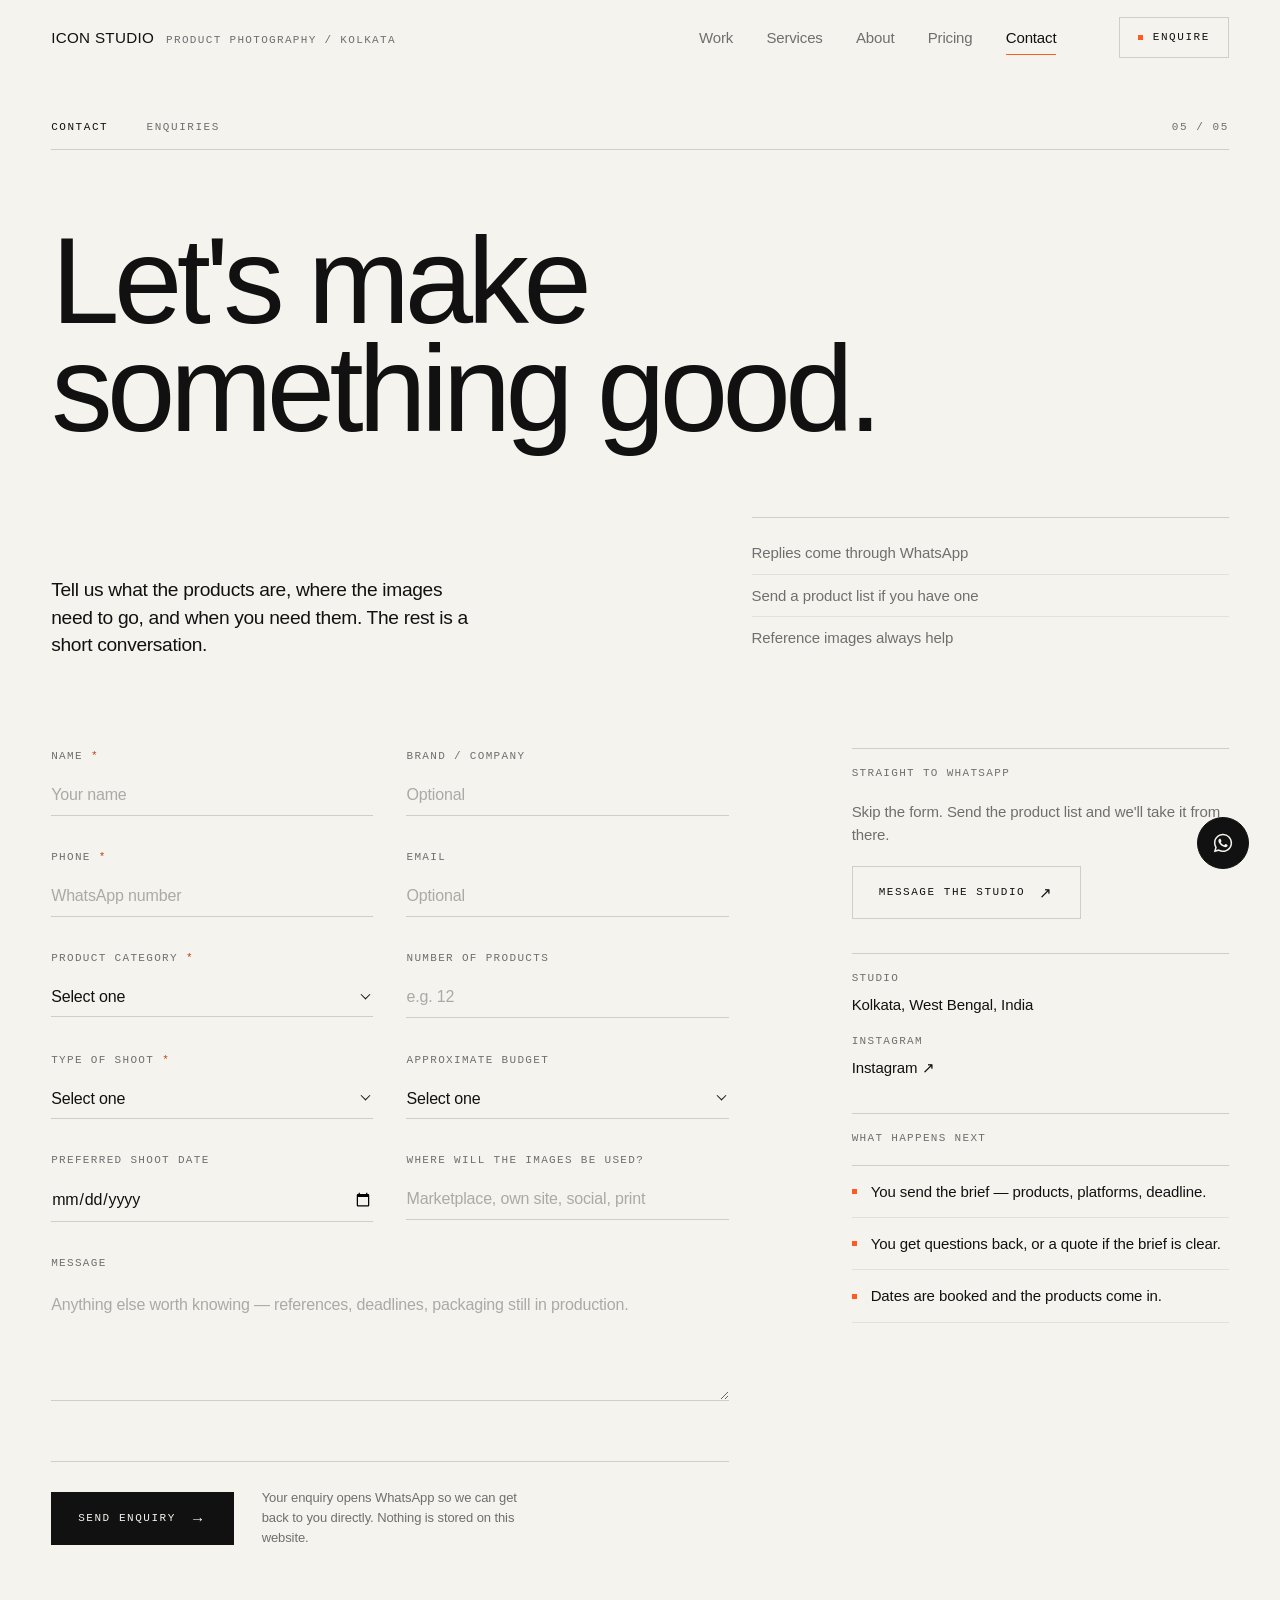
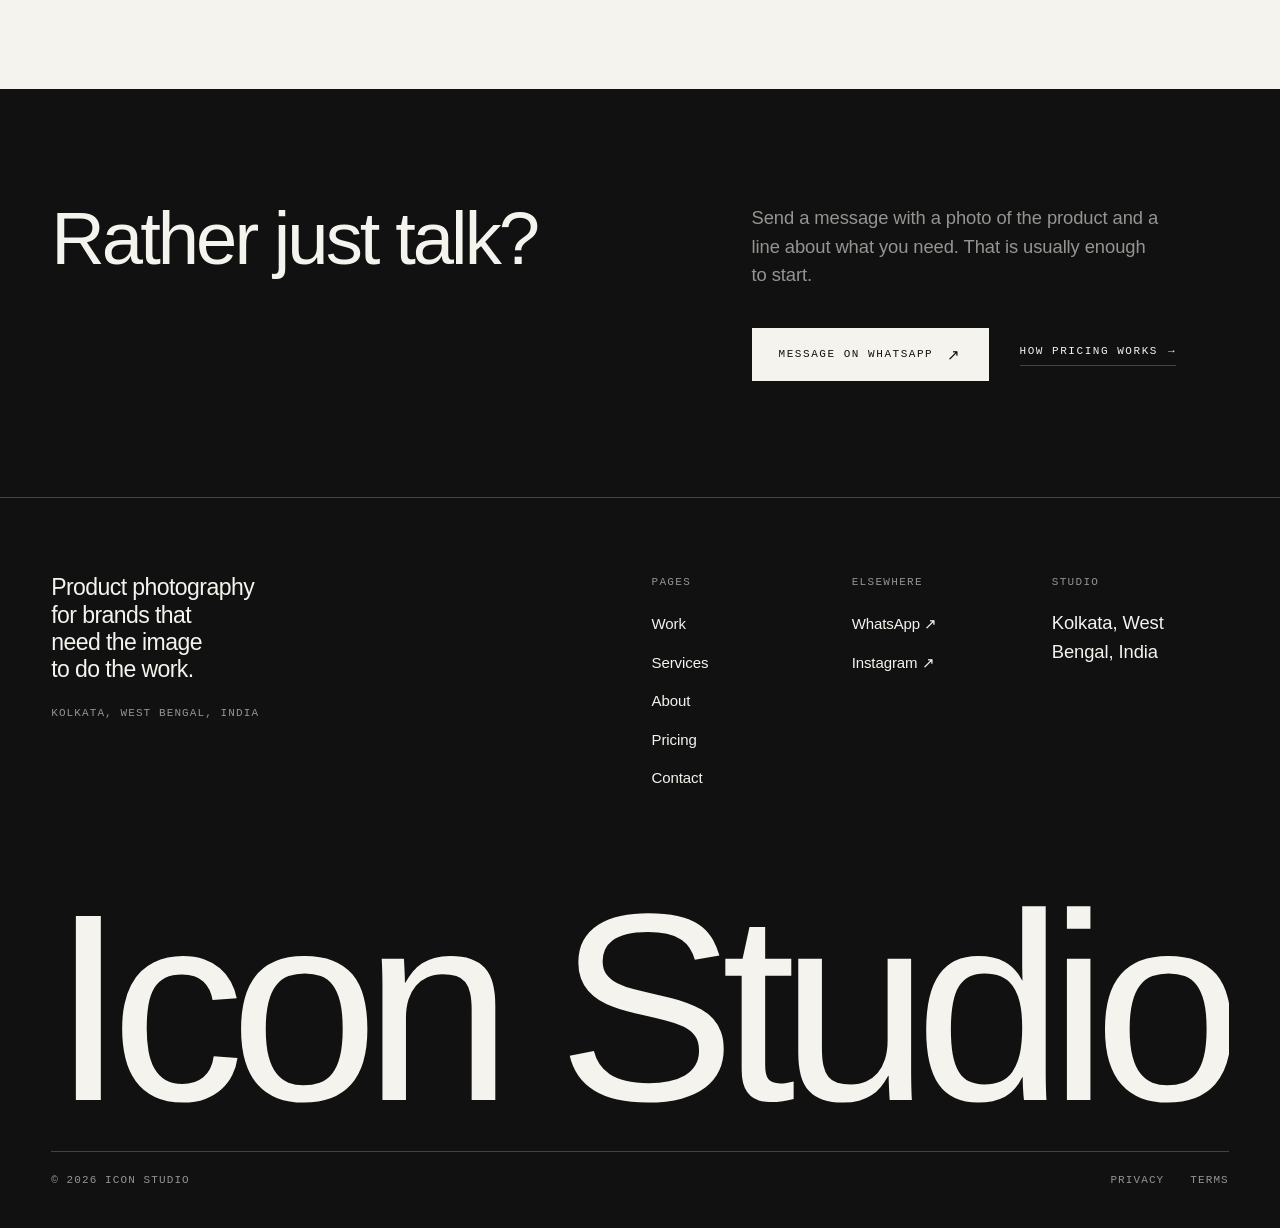
<file: contact.html>
<!DOCTYPE html>
<html lang="en">
<head>
<meta charset="utf-8">
<meta name="viewport" content="width=device-width, initial-scale=1">

<title>Contact — Book a Product Shoot | Icon Studio, Kolkata</title>
<meta name="description" content="Enquire about a product shoot with Icon Studio in Kolkata. Send your product list and requirements — the form opens WhatsApp so you get a direct reply.">

<link rel="canonical" href="https://example.com/contact.html">
<meta property="og:type" content="website">
<meta property="og:site_name" content="Icon Studio">
<meta property="og:title" content="Contact — Icon Studio, Product Photography Kolkata">
<meta property="og:description" content="Tell us about the products, the platforms and the deadline. Enquiries go straight to WhatsApp.">
<meta property="og:url" content="https://example.com/contact.html">
<meta property="og:image" content="">
<meta name="twitter:card" content="summary_large_image">
<meta name="theme-color" content="#F5F3EE">

<link rel="stylesheet" href="style.css">
<script>document.documentElement.classList.add('js');</script>
<script src="script.js" defer></script>
</head>

<body>
<a class="skip-link" href="#main">Skip to content</a>

<header class="site-header">
  <div class="container nav">
    <a class="nav__brand" href="index.html">
      <span>Icon Studio</span>
      <span class="sub">Product photography / Kolkata</span>
    </a>

    <nav class="nav__links" aria-label="Primary">
      <a class="nav__link" href="portfolio.html">Work</a>
      <a class="nav__link" href="services.html">Services</a>
      <a class="nav__link" href="about.html">About</a>
      <a class="nav__link" href="pricing.html">Pricing</a>
      <a class="nav__link" href="contact.html" aria-current="page">Contact</a>
    </nav>

    <a class="nav__cta" href="contact.html"><span class="dot" aria-hidden="true"></span>Enquire</a>

    <button class="nav__toggle" type="button" aria-expanded="false" aria-controls="site-menu">
      <span class="nav__toggle-label">Menu</span>
      <span class="bars" aria-hidden="true"><i></i><i></i><i></i></span>
    </button>
  </div>
</header>

<div class="menu" id="site-menu" hidden>
  <div class="container">
    <ul class="menu__list">
      <li class="menu__item"><a class="menu__link" href="portfolio.html" style="--i:0"><span>Work</span><span class="n">01</span></a></li>
      <li class="menu__item"><a class="menu__link" href="services.html" style="--i:1"><span>Services</span><span class="n">02</span></a></li>
      <li class="menu__item"><a class="menu__link" href="about.html" style="--i:2"><span>About</span><span class="n">03</span></a></li>
      <li class="menu__item"><a class="menu__link" href="pricing.html" style="--i:3"><span>Pricing</span><span class="n">04</span></a></li>
      <li class="menu__item"><a class="menu__link" href="contact.html" style="--i:4"><span>Contact</span><span class="n">05</span></a></li>
    </ul>
  </div>
  <div class="container">
    <div class="menu__foot">
      <div class="row">
        <span class="eyebrow">Kolkata, West Bengal</span>
        <a class="eyebrow eyebrow--ink" href="#" data-whatsapp>WhatsApp &#8599;</a>
      </div>
      <div class="row">
        <span class="eyebrow">Product photography</span>
        <a class="eyebrow eyebrow--ink" href="#" data-instagram>Instagram &#8599;</a>
      </div>
    </div>
  </div>
</div>

<main id="main">

  <section class="page-head">
    <div class="container">
      <div class="page-head__meta">
        <span class="eyebrow eyebrow--ink">Contact</span>
        <span class="eyebrow">Enquiries</span>
        <span class="eyebrow right">05 / 05</span>
      </div>

      <div class="page-head__grid">
        <h1 class="display page-head__title">Let's make something good.</h1>
        <p class="lede page-head__lede">
          Tell us what the products are, where the images need to go, and when you need
          them. The rest is a short conversation.
        </p>
        <ul class="page-head__aside">
          <li>Replies come through WhatsApp</li>
          <li>Send a product list if you have one</li>
          <li>Reference images always help</li>
        </ul>
      </div>
    </div>
  </section>

  <section class="section section--top-0">
    <div class="container">
      <div class="enquiry">

        <div class="enquiry__form">
          <form id="enquiry-form" class="form" novalidate>
            <div class="form-grid">

              <div class="field">
                <label class="field__label" for="f-name">Name <span class="req" aria-hidden="true">*</span></label>
                <input type="text" id="f-name" name="name" autocomplete="name" aria-required="true" aria-describedby="e-name" placeholder="Your name">
                <p class="field__error" id="e-name"></p>
              </div>

              <div class="field">
                <label class="field__label" for="f-brand">Brand / company</label>
                <input type="text" id="f-brand" name="brand" autocomplete="organization" placeholder="Optional">
                <p class="field__error"></p>
              </div>

              <div class="field">
                <label class="field__label" for="f-phone">Phone <span class="req" aria-hidden="true">*</span></label>
                <input type="tel" id="f-phone" name="phone" autocomplete="tel" inputmode="tel" aria-required="true" aria-describedby="e-phone" placeholder="WhatsApp number">
                <p class="field__error" id="e-phone"></p>
              </div>

              <div class="field">
                <label class="field__label" for="f-email">Email</label>
                <input type="email" id="f-email" name="email" autocomplete="email" aria-describedby="e-email" placeholder="Optional">
                <p class="field__error" id="e-email"></p>
              </div>

              <div class="field">
                <label class="field__label" for="f-category">Product category <span class="req" aria-hidden="true">*</span></label>
                <span class="select-wrap">
                  <select id="f-category" name="category" aria-required="true" aria-describedby="e-category">
                    <option value="">Select one</option>
                    <option>Beauty</option>
                    <option>Jewellery</option>
                    <option>Fashion</option>
                    <option>Food &amp; Beverage</option>
                    <option>Home &amp; Lifestyle</option>
                    <option>Electronics</option>
                    <option>FMCG</option>
                    <option>Other</option>
                  </select>
                </span>
                <p class="field__error" id="e-category"></p>
              </div>

              <div class="field">
                <label class="field__label" for="f-quantity">Number of products</label>
                <input type="text" id="f-quantity" name="quantity" inputmode="numeric" placeholder="e.g. 12">
                <p class="field__error"></p>
              </div>

              <div class="field">
                <label class="field__label" for="f-shoot">Type of shoot <span class="req" aria-hidden="true">*</span></label>
                <span class="select-wrap">
                  <select id="f-shoot" name="shoot" aria-required="true" aria-describedby="e-shoot">
                    <option value="">Select one</option>
                    <option>E-commerce</option>
                    <option>Lifestyle</option>
                    <option>Creative</option>
                    <option>Campaign</option>
                    <option>Product video</option>
                    <option>Other</option>
                  </select>
                </span>
                <p class="field__error" id="e-shoot"></p>
              </div>

              <div class="field">
                <label class="field__label" for="f-budget">Approximate budget</label>
                <span class="select-wrap">
                  <select id="f-budget" name="budget">
                    <option value="">Select one</option>
                    <option>Not decided yet</option>
                    <option>Under &#8377;10,000</option>
                    <option>&#8377;10,000 &#8211; &#8377;25,000</option>
                    <option>&#8377;25,000 &#8211; &#8377;50,000</option>
                    <option>&#8377;50,000+</option>
                    <option>Need consultation</option>
                  </select>
                </span>
                <p class="field__error"></p>
              </div>

              <div class="field">
                <label class="field__label" for="f-date">Preferred shoot date</label>
                <input type="date" id="f-date" name="date">
                <p class="field__error"></p>
              </div>

              <div class="field">
                <label class="field__label" for="f-ref">Where will the images be used?</label>
                <input type="text" id="f-ref" name="usage" placeholder="Marketplace, own site, social, print">
                <p class="field__error"></p>
              </div>

              <div class="field field--full">
                <label class="field__label" for="f-message">Message</label>
                <textarea id="f-message" name="message" rows="4" placeholder="Anything else worth knowing — references, deadlines, packaging still in production."></textarea>
                <p class="field__error"></p>
              </div>

            </div>

            <div class="form-foot">
              <button class="btn" type="submit">Send enquiry <span class="arw" aria-hidden="true">&#8594;</span></button>
              <p class="form-note">
                Your enquiry opens WhatsApp so we can get back to you directly. Nothing is
                stored on this website.
              </p>
              <p class="form-status" role="status" aria-live="polite"></p>
            </div>
          </form>
        </div>

        <aside class="enquiry__side">
          <div class="contact-block">
            <p class="footer__h" style="color:var(--muted);">Straight to WhatsApp</p>
            <p class="body-sm" style="margin-bottom:20px;">
              Skip the form. Send the product list and we'll take it from there.
            </p>
            <a class="btn btn--ghost" href="#" data-whatsapp>Message the studio <span class="arw" aria-hidden="true">&#8599;</span></a>
          </div>

          <dl class="contact-block">
            <dt>Studio</dt>
            <dd><span data-config="location">Kolkata, West Bengal, India</span></dd>
            <!-- CONTACT DETAILS: add email and phone in js/script.js (SITE_CONFIG).
                 Rows stay hidden while those values are empty. -->
            <div data-config-row>
              <dt>Email</dt>
              <dd><a href="#" data-config="email">Email</a></dd>
            </div>
            <div data-config-row>
              <dt>Phone</dt>
              <dd><a href="#" data-config="phone">Phone</a></dd>
            </div>
            <dt>Instagram</dt>
            <!-- INSTAGRAM: set instagramUrl in js/script.js, then put the handle here -->
            <dd><a href="#" data-instagram>Instagram &#8599;</a></dd>
          </dl>

          <div class="contact-block">
            <p class="footer__h" style="color:var(--muted);">What happens next</p>
            <ol class="checks" style="margin-top:0;">
              <li>You send the brief — products, platforms, deadline.</li>
              <li>You get questions back, or a quote if the brief is clear.</li>
              <li>Dates are booked and the products come in.</li>
            </ol>
          </div>
        </aside>

      </div>
    </div>
  </section>

</main>

<section class="closing invert" style="padding-block:clamp(72px,9vw,128px);">
  <div class="container">
    <div class="split">
      <div class="split__lead">
        <h2 class="h-xl statement">Rather just talk?</h2>
      </div>
      <div class="split__body">
        <p style="color:var(--muted);max-width:40ch;">
          Send a message with a photo of the product and a line about what you need. That
          is usually enough to start.
        </p>
        <div class="actions stack-md">
          <a class="btn" href="#" data-whatsapp>Message on WhatsApp <span class="arw" aria-hidden="true">&#8599;</span></a>
          <a class="tlink" href="pricing.html">How pricing works <span class="arw" aria-hidden="true">&#8594;</span><span class="bar" aria-hidden="true"></span></a>
        </div>
      </div>
    </div>
  </div>
</section>

<footer class="site-footer invert">
  <div class="container">
    <div class="footer__grid">
      <div class="footer__intro">
        <p class="h-md" style="max-width:18ch;">Product photography for brands that need the image to do the work.</p>
        <p class="caption" style="margin-top:22px;">Kolkata, West Bengal, India</p>
      </div>

      <div class="footer__col footer__col--a">
        <p class="footer__h">Pages</p>
        <ul class="footer__links">
          <li><a href="portfolio.html">Work</a></li>
          <li><a href="services.html">Services</a></li>
          <li><a href="about.html">About</a></li>
          <li><a href="pricing.html">Pricing</a></li>
          <li><a href="contact.html">Contact</a></li>
        </ul>
      </div>

      <div class="footer__col footer__col--b">
        <p class="footer__h">Elsewhere</p>
        <ul class="footer__links">
          <li><a href="#" data-whatsapp>WhatsApp &#8599;</a></li>
          <li><a href="#" data-instagram>Instagram &#8599;</a></li>
        </ul>
      </div>

      <div class="footer__col footer__col--c">
        <p class="footer__h">Studio</p>
        <ul class="footer__links">
          <li data-config-row><a href="#" data-config="email">Email</a></li>
          <li data-config-row><a href="#" data-config="phone">Phone</a></li>
          <li><span data-config="location">Kolkata, West Bengal, India</span></li>
        </ul>
      </div>
    </div>

    <p class="footer__wordmark" aria-hidden="true">Icon Studio</p>

    <div class="footer__base">
      <span class="caption">&copy; <span data-year>2026</span> Icon Studio</span>
      <span class="caption right">
        <a href="#">Privacy</a>
        <a href="#">Terms</a>
      </span>
    </div>
  </div>
</footer>

<div class="wa">
  <span class="wa__label" aria-hidden="true">WhatsApp</span>
  <a class="wa__btn" href="#" data-whatsapp aria-label="Chat with Icon Studio on WhatsApp">
    <svg viewBox="0 0 24 24" aria-hidden="true" focusable="false">
      <path fill="currentColor" d="M12.04 2c-5.46 0-9.91 4.45-9.91 9.91 0 1.75.46 3.45 1.32 4.95L2 22l5.25-1.38a9.87 9.87 0 0 0 4.79 1.22h.01c5.46 0 9.91-4.45 9.91-9.91 0-2.65-1.03-5.14-2.9-7.01A9.82 9.82 0 0 0 12.04 2Zm0 18.15h-.01a8.2 8.2 0 0 1-4.19-1.15l-.3-.18-3.12.82.83-3.04-.2-.31a8.18 8.18 0 0 1-1.26-4.38c0-4.54 3.7-8.23 8.25-8.23 2.2 0 4.27.86 5.83 2.41a8.18 8.18 0 0 1 2.41 5.83c0 4.54-3.7 8.23-8.24 8.23Zm4.52-6.16c-.25-.12-1.47-.72-1.69-.81-.23-.08-.39-.12-.56.13-.16.24-.64.8-.78.97-.15.16-.29.18-.53.06-.25-.12-1.05-.39-1.99-1.23-.74-.66-1.23-1.47-1.38-1.72-.14-.25-.01-.38.11-.5.11-.11.25-.29.37-.43.13-.15.17-.25.25-.41.08-.17.04-.31-.02-.43-.06-.12-.56-1.34-.76-1.84-.2-.48-.41-.42-.56-.43h-.48c-.16 0-.43.06-.65.31-.22.24-.86.84-.86 2.05s.88 2.38 1 2.54c.12.16 1.73 2.64 4.19 3.7.59.25 1.04.4 1.4.52.59.19 1.12.16 1.54.1.47-.07 1.47-.6 1.67-1.18.21-.58.21-1.07.15-1.18-.06-.11-.22-.17-.47-.29Z"/>
    </svg>
  </a>
</div>

</body>
</html>
</file>
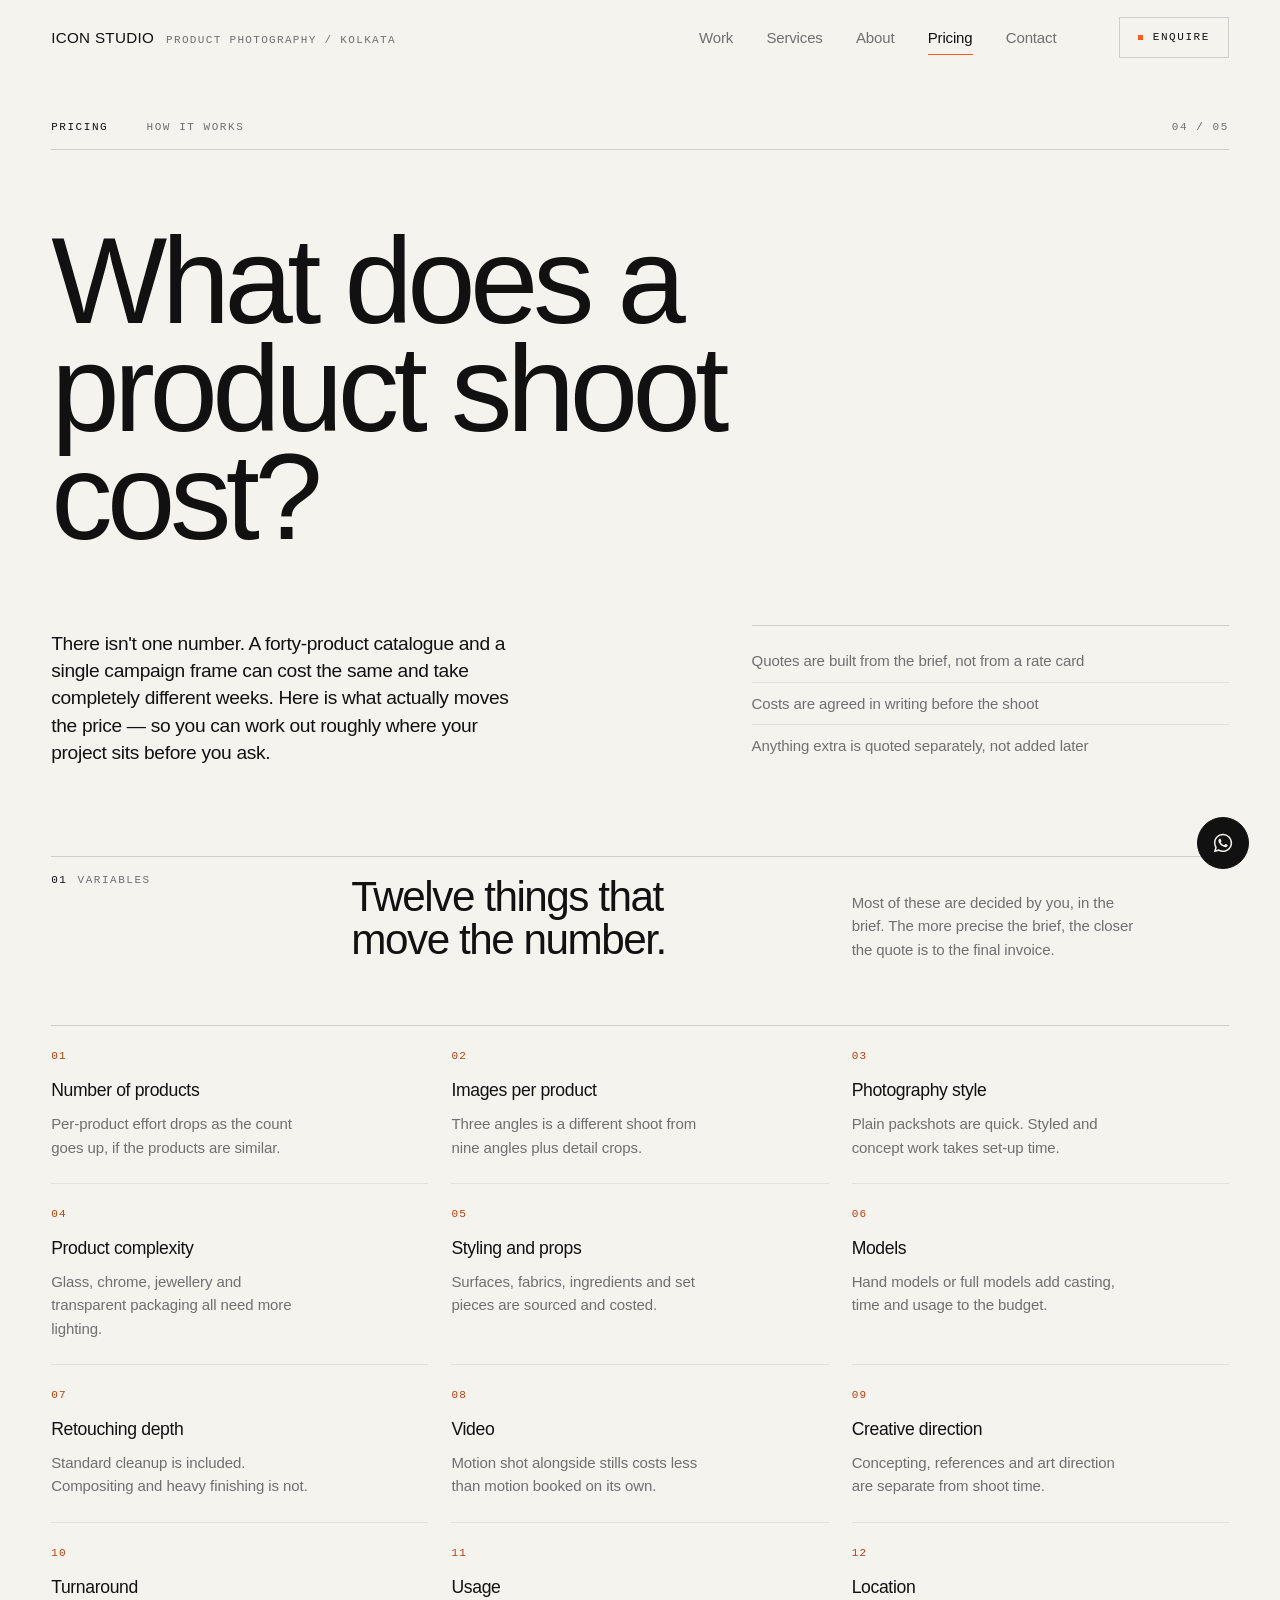
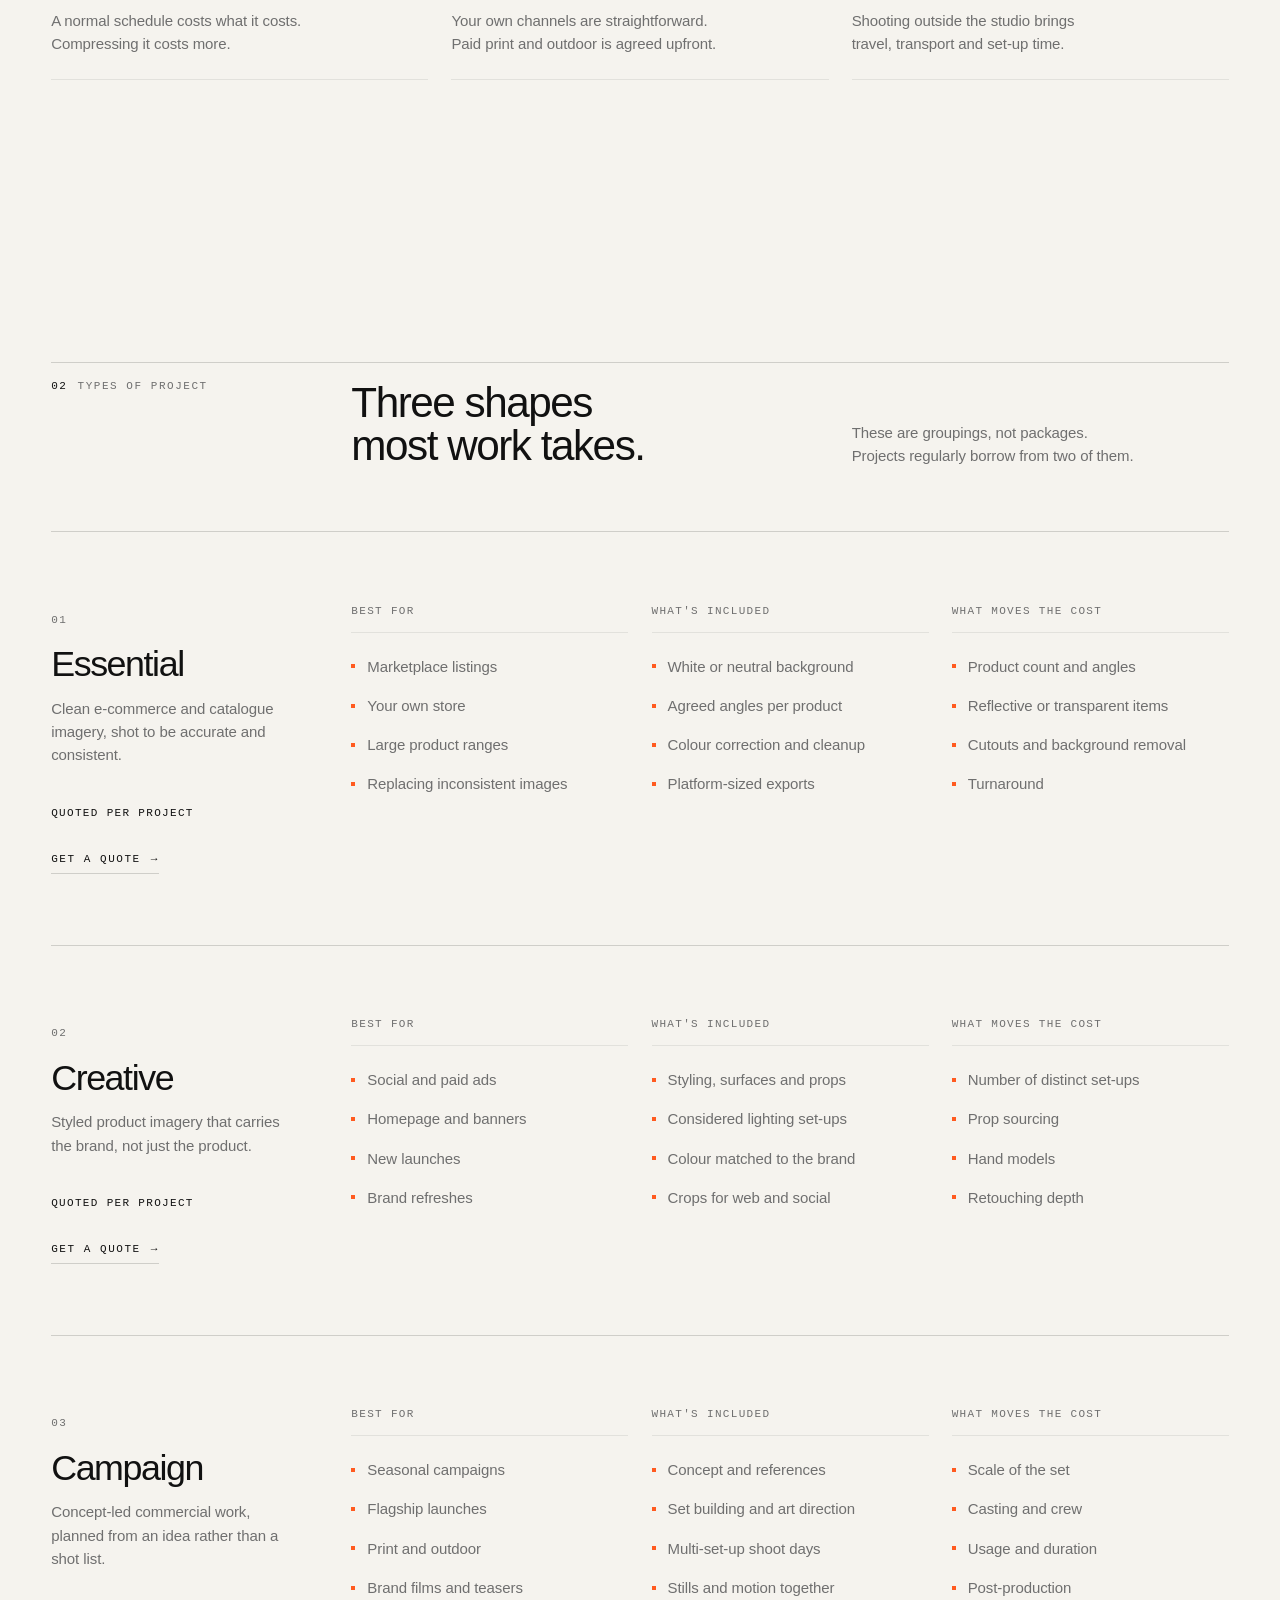
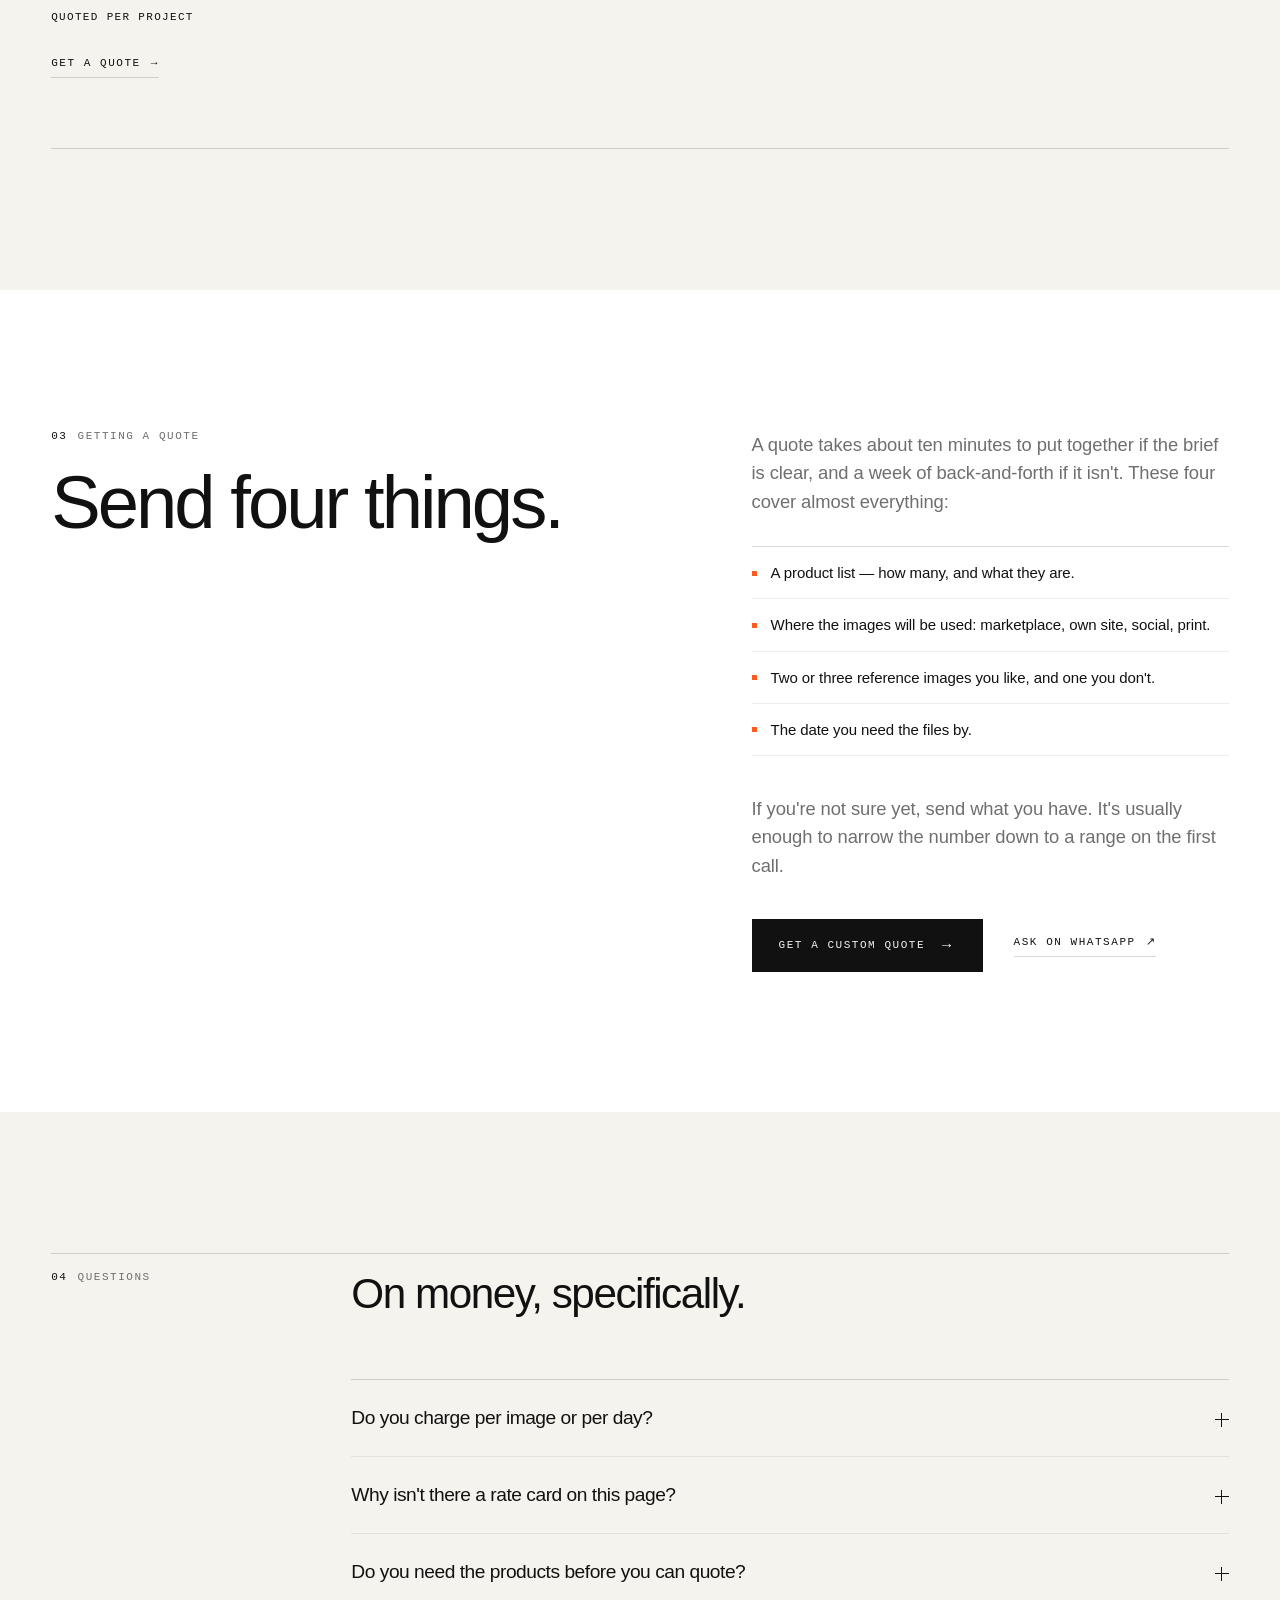
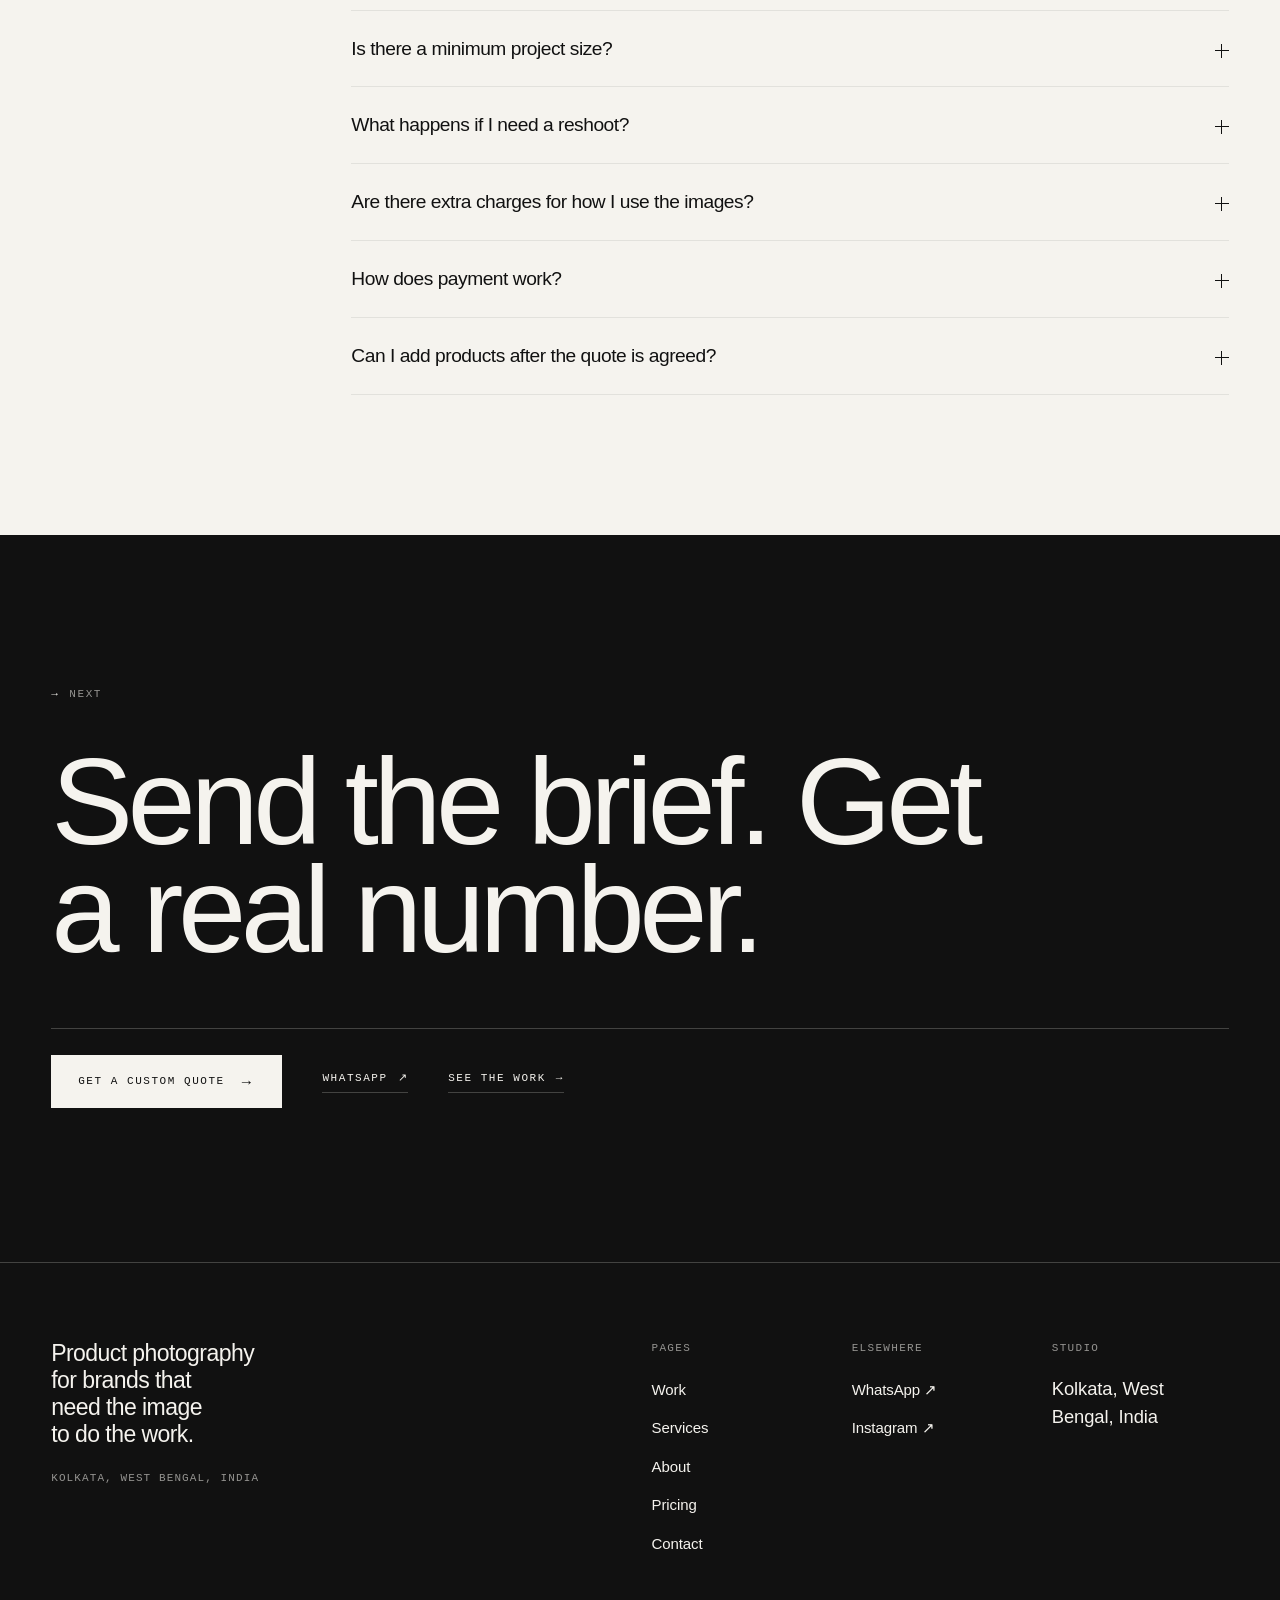
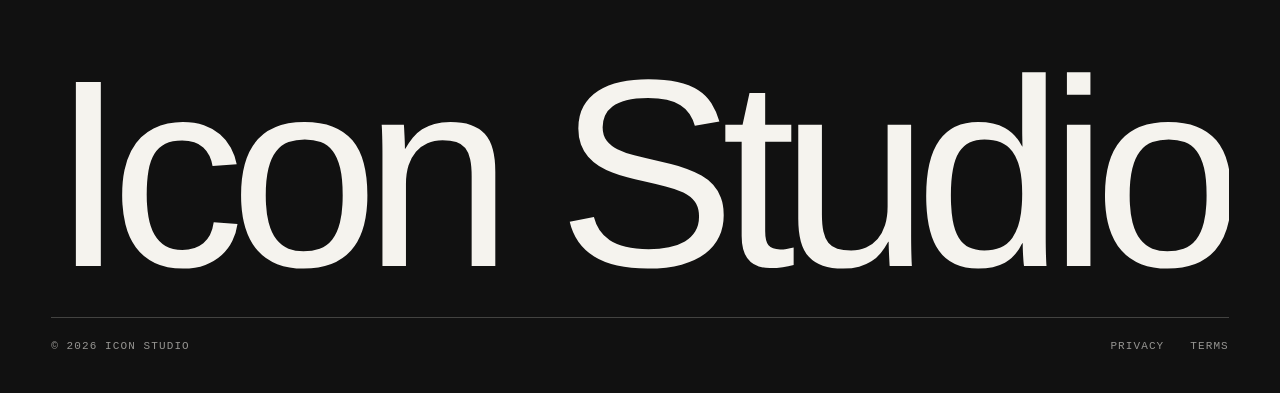
<file: pricing.html>
<!DOCTYPE html>
<html lang="en">
<head>
<meta charset="utf-8">
<meta name="viewport" content="width=device-width, initial-scale=1">

<title>Pricing — What a Product Shoot Costs | Icon Studio, Kolkata</title>
<meta name="description" content="How product photography pricing works at Icon Studio, Kolkata: what moves the cost, how shoots are grouped, and what to send for an accurate quote.">

<link rel="canonical" href="https://example.com/pricing.html">
<meta property="og:type" content="website">
<meta property="og:site_name" content="Icon Studio">
<meta property="og:title" content="Pricing — Icon Studio, Product Photography Kolkata">
<meta property="og:description" content="What a product shoot costs, what moves the price, and how to get an accurate quote.">
<meta property="og:url" content="https://example.com/pricing.html">
<meta property="og:image" content="">
<meta name="twitter:card" content="summary_large_image">
<meta name="theme-color" content="#F5F3EE">

<link rel="stylesheet" href="style.css">
<script>document.documentElement.classList.add('js');</script>
<script src="script.js" defer></script>
</head>

<body>
<a class="skip-link" href="#main">Skip to content</a>

<!-- PRICING NOTE: no rupee figures are published anywhere on this page. If you
     decide to publish starting prices later, replace the "Quoted per project"
     lines and keep the list of what moves the cost. -->

<header class="site-header">
  <div class="container nav">
    <a class="nav__brand" href="index.html">
      <span>Icon Studio</span>
      <span class="sub">Product photography / Kolkata</span>
    </a>

    <nav class="nav__links" aria-label="Primary">
      <a class="nav__link" href="portfolio.html">Work</a>
      <a class="nav__link" href="services.html">Services</a>
      <a class="nav__link" href="about.html">About</a>
      <a class="nav__link" href="pricing.html" aria-current="page">Pricing</a>
      <a class="nav__link" href="contact.html">Contact</a>
    </nav>

    <a class="nav__cta" href="contact.html"><span class="dot" aria-hidden="true"></span>Enquire</a>

    <button class="nav__toggle" type="button" aria-expanded="false" aria-controls="site-menu">
      <span class="nav__toggle-label">Menu</span>
      <span class="bars" aria-hidden="true"><i></i><i></i><i></i></span>
    </button>
  </div>
</header>

<div class="menu" id="site-menu" hidden>
  <div class="container">
    <ul class="menu__list">
      <li class="menu__item"><a class="menu__link" href="portfolio.html" style="--i:0"><span>Work</span><span class="n">01</span></a></li>
      <li class="menu__item"><a class="menu__link" href="services.html" style="--i:1"><span>Services</span><span class="n">02</span></a></li>
      <li class="menu__item"><a class="menu__link" href="about.html" style="--i:2"><span>About</span><span class="n">03</span></a></li>
      <li class="menu__item"><a class="menu__link" href="pricing.html" style="--i:3"><span>Pricing</span><span class="n">04</span></a></li>
      <li class="menu__item"><a class="menu__link" href="contact.html" style="--i:4"><span>Contact</span><span class="n">05</span></a></li>
    </ul>
  </div>
  <div class="container">
    <div class="menu__foot">
      <div class="row">
        <span class="eyebrow">Kolkata, West Bengal</span>
        <a class="eyebrow eyebrow--ink" href="#" data-whatsapp>WhatsApp &#8599;</a>
      </div>
      <div class="row">
        <span class="eyebrow">Product photography</span>
        <a class="eyebrow eyebrow--ink" href="#" data-instagram>Instagram &#8599;</a>
      </div>
    </div>
  </div>
</div>

<main id="main">

  <section class="page-head">
    <div class="container">
      <div class="page-head__meta">
        <span class="eyebrow eyebrow--ink">Pricing</span>
        <span class="eyebrow">How it works</span>
        <span class="eyebrow right">04 / 05</span>
      </div>

      <div class="page-head__grid">
        <h1 class="display page-head__title">What does a product shoot cost?</h1>
        <p class="lede page-head__lede">
          There isn't one number. A forty-product catalogue and a single campaign frame can
          cost the same and take completely different weeks. Here is what actually moves
          the price — so you can work out roughly where your project sits before you ask.
        </p>
        <ul class="page-head__aside">
          <li>Quotes are built from the brief, not from a rate card</li>
          <li>Costs are agreed in writing before the shoot</li>
          <li>Anything extra is quoted separately, not added later</li>
        </ul>
      </div>
    </div>
  </section>

  <section class="section section--top-0">
    <div class="container">
      <div class="section-head section-head--split">
        <p class="eyebrow section-head__label"><span class="idx">01</span>Variables</p>
        <h2 class="h-lg section-head__title">Twelve things that move the number.</h2>
        <p class="section-head__aside">
          Most of these are decided by you, in the brief. The more precise the brief, the
          closer the quote is to the final invoice.
        </p>
      </div>

      <div class="factors" data-stagger>
        <article class="factor" data-reveal>
          <span class="factor__n">01</span>
          <h3 class="factor__t">Number of products</h3>
          <p class="factor__d">Per-product effort drops as the count goes up, if the products are similar.</p>
        </article>
        <article class="factor" data-reveal>
          <span class="factor__n">02</span>
          <h3 class="factor__t">Images per product</h3>
          <p class="factor__d">Three angles is a different shoot from nine angles plus detail crops.</p>
        </article>
        <article class="factor" data-reveal>
          <span class="factor__n">03</span>
          <h3 class="factor__t">Photography style</h3>
          <p class="factor__d">Plain packshots are quick. Styled and concept work takes set-up time.</p>
        </article>
        <article class="factor" data-reveal>
          <span class="factor__n">04</span>
          <h3 class="factor__t">Product complexity</h3>
          <p class="factor__d">Glass, chrome, jewellery and transparent packaging all need more lighting.</p>
        </article>
        <article class="factor" data-reveal>
          <span class="factor__n">05</span>
          <h3 class="factor__t">Styling and props</h3>
          <p class="factor__d">Surfaces, fabrics, ingredients and set pieces are sourced and costed.</p>
        </article>
        <article class="factor" data-reveal>
          <span class="factor__n">06</span>
          <h3 class="factor__t">Models</h3>
          <p class="factor__d">Hand models or full models add casting, time and usage to the budget.</p>
        </article>
        <article class="factor" data-reveal>
          <span class="factor__n">07</span>
          <h3 class="factor__t">Retouching depth</h3>
          <p class="factor__d">Standard cleanup is included. Compositing and heavy finishing is not.</p>
        </article>
        <article class="factor" data-reveal>
          <span class="factor__n">08</span>
          <h3 class="factor__t">Video</h3>
          <p class="factor__d">Motion shot alongside stills costs less than motion booked on its own.</p>
        </article>
        <article class="factor" data-reveal>
          <span class="factor__n">09</span>
          <h3 class="factor__t">Creative direction</h3>
          <p class="factor__d">Concepting, references and art direction are separate from shoot time.</p>
        </article>
        <article class="factor" data-reveal>
          <span class="factor__n">10</span>
          <h3 class="factor__t">Turnaround</h3>
          <p class="factor__d">A normal schedule costs what it costs. Compressing it costs more.</p>
        </article>
        <article class="factor" data-reveal>
          <span class="factor__n">11</span>
          <h3 class="factor__t">Usage</h3>
          <p class="factor__d">Your own channels are straightforward. Paid print and outdoor is agreed upfront.</p>
        </article>
        <article class="factor" data-reveal>
          <span class="factor__n">12</span>
          <h3 class="factor__t">Location</h3>
          <p class="factor__d">Shooting outside the studio brings travel, transport and set-up time.</p>
        </article>
      </div>
    </div>
  </section>

  <section class="section">
    <div class="container">
      <div class="section-head section-head--split">
        <p class="eyebrow section-head__label"><span class="idx">02</span>Types of project</p>
        <h2 class="h-lg section-head__title">Three shapes most work takes.</h2>
        <p class="section-head__aside">
          These are groupings, not packages. Projects regularly borrow from two of them.
        </p>
      </div>

      <article class="plan" data-reveal>
        <div class="plan__head">
          <span class="plan__n">01</span>
          <h3 class="plan__name">Essential</h3>
          <p class="plan__d">Clean e-commerce and catalogue imagery, shot to be accurate and consistent.</p>
          <p class="tier__price stack-md">Quoted per project</p>
          <a class="tlink" href="contact.html">Get a quote <span class="arw" aria-hidden="true">&#8594;</span><span class="bar" aria-hidden="true"></span></a>
        </div>
        <div class="plan__a">
          <p class="plan__h">Best for</p>
          <ul class="plan__list">
            <li>Marketplace listings</li>
            <li>Your own store</li>
            <li>Large product ranges</li>
            <li>Replacing inconsistent images</li>
          </ul>
        </div>
        <div class="plan__b">
          <p class="plan__h">What's included</p>
          <ul class="plan__list">
            <li>White or neutral background</li>
            <li>Agreed angles per product</li>
            <li>Colour correction and cleanup</li>
            <li>Platform-sized exports</li>
          </ul>
        </div>
        <div class="plan__c">
          <p class="plan__h">What moves the cost</p>
          <ul class="plan__list">
            <li>Product count and angles</li>
            <li>Reflective or transparent items</li>
            <li>Cutouts and background removal</li>
            <li>Turnaround</li>
          </ul>
        </div>
      </article>

      <article class="plan" data-reveal>
        <div class="plan__head">
          <span class="plan__n">02</span>
          <h3 class="plan__name">Creative</h3>
          <p class="plan__d">Styled product imagery that carries the brand, not just the product.</p>
          <p class="tier__price stack-md">Quoted per project</p>
          <a class="tlink" href="contact.html">Get a quote <span class="arw" aria-hidden="true">&#8594;</span><span class="bar" aria-hidden="true"></span></a>
        </div>
        <div class="plan__a">
          <p class="plan__h">Best for</p>
          <ul class="plan__list">
            <li>Social and paid ads</li>
            <li>Homepage and banners</li>
            <li>New launches</li>
            <li>Brand refreshes</li>
          </ul>
        </div>
        <div class="plan__b">
          <p class="plan__h">What's included</p>
          <ul class="plan__list">
            <li>Styling, surfaces and props</li>
            <li>Considered lighting set-ups</li>
            <li>Colour matched to the brand</li>
            <li>Crops for web and social</li>
          </ul>
        </div>
        <div class="plan__c">
          <p class="plan__h">What moves the cost</p>
          <ul class="plan__list">
            <li>Number of distinct set-ups</li>
            <li>Prop sourcing</li>
            <li>Hand models</li>
            <li>Retouching depth</li>
          </ul>
        </div>
      </article>

      <article class="plan" data-reveal>
        <div class="plan__head">
          <span class="plan__n">03</span>
          <h3 class="plan__name">Campaign</h3>
          <p class="plan__d">Concept-led commercial work, planned from an idea rather than a shot list.</p>
          <p class="tier__price stack-md">Quoted per project</p>
          <a class="tlink" href="contact.html">Get a quote <span class="arw" aria-hidden="true">&#8594;</span><span class="bar" aria-hidden="true"></span></a>
        </div>
        <div class="plan__a">
          <p class="plan__h">Best for</p>
          <ul class="plan__list">
            <li>Seasonal campaigns</li>
            <li>Flagship launches</li>
            <li>Print and outdoor</li>
            <li>Brand films and teasers</li>
          </ul>
        </div>
        <div class="plan__b">
          <p class="plan__h">What's included</p>
          <ul class="plan__list">
            <li>Concept and references</li>
            <li>Set building and art direction</li>
            <li>Multi-set-up shoot days</li>
            <li>Stills and motion together</li>
          </ul>
        </div>
        <div class="plan__c">
          <p class="plan__h">What moves the cost</p>
          <ul class="plan__list">
            <li>Scale of the set</li>
            <li>Casting and crew</li>
            <li>Usage and duration</li>
            <li>Post-production</li>
          </ul>
        </div>
      </article>
    </div>
  </section>

  <section class="section surface">
    <div class="container">
      <div class="split">
        <div class="split__lead" data-reveal>
          <p class="eyebrow" style="margin-bottom:26px;"><span class="idx">03</span>Getting a quote</p>
          <h2 class="h-xl statement">Send four things.</h2>
        </div>
        <div class="split__body" data-reveal>
          <p>
            A quote takes about ten minutes to put together if the brief is clear, and a
            week of back-and-forth if it isn't. These four cover almost everything:
          </p>
          <ul class="checks">
            <li>A product list — how many, and what they are.</li>
            <li>Where the images will be used: marketplace, own site, social, print.</li>
            <li>Two or three reference images you like, and one you don't.</li>
            <li>The date you need the files by.</li>
          </ul>
          <p class="stack-md">
            If you're not sure yet, send what you have. It's usually enough to narrow the
            number down to a range on the first call.
          </p>
          <div class="actions stack-md">
            <a class="btn" href="contact.html">Get a custom quote <span class="arw" aria-hidden="true">&#8594;</span></a>
            <a class="tlink" href="#" data-whatsapp>Ask on WhatsApp <span class="arw" aria-hidden="true">&#8599;</span><span class="bar" aria-hidden="true"></span></a>
          </div>
        </div>
      </div>
    </div>
  </section>

  <section class="section">
    <div class="container">
      <div class="section-head">
        <p class="eyebrow section-head__label"><span class="idx">04</span>Questions</p>
        <h2 class="h-lg section-head__title">On money, specifically.</h2>
      </div>

      <div class="grid">
        <div class="faq">

          <div class="faq__item">
            <h3>
              <button class="faq__btn" type="button">
                Do you charge per image or per day?
                <span class="faq__icon" aria-hidden="true"></span>
              </button>
            </h3>
            <div class="faq__panel"><div>
              <p class="faq__answer">
                Both are used, depending on the project. Catalogue work is usually easier to
                price per image or per product, because that's the unit you care about.
                Campaign and styled work is normally priced per shoot day, since the value
                is in the set-up rather than the frame count. The quote says which one
                applies.
              </p>
            </div></div>
          </div>

          <div class="faq__item">
            <h3>
              <button class="faq__btn" type="button">
                Why isn't there a rate card on this page?
                <span class="faq__icon" aria-hidden="true"></span>
              </button>
            </h3>
            <div class="faq__panel"><div>
              <p class="faq__answer">
                Because the same number would be wrong for most people reading it. A
                published figure is either so low it excludes everything real, or so high it
                scares off work that would have been simple. You'll get a specific number
                for your project, in writing, before anything is booked.
              </p>
            </div></div>
          </div>

          <div class="faq__item">
            <h3>
              <button class="faq__btn" type="button">
                Do you need the products before you can quote?
                <span class="faq__icon" aria-hidden="true"></span>
              </button>
            </h3>
            <div class="faq__panel"><div>
              <p class="faq__answer">
                No. Photos of the products on your phone are enough to quote from. We only
                need the actual products for the shoot itself — though if something is
                unusually reflective, fragile or large, it helps to see it early.
              </p>
            </div></div>
          </div>

          <div class="faq__item">
            <h3>
              <button class="faq__btn" type="button">
                Is there a minimum project size?
                <span class="faq__icon" aria-hidden="true"></span>
              </button>
            </h3>
            <div class="faq__panel"><div>
              <p class="faq__answer">
                Small projects are welcome — a single launch product, one set of listing
                images. What matters more than size is whether the brief is clear. Very
                small jobs are usually grouped into a single studio session to keep them
                worth doing for both sides.
              </p>
            </div></div>
          </div>

          <div class="faq__item">
            <h3>
              <button class="faq__btn" type="button">
                What happens if I need a reshoot?
                <span class="faq__icon" aria-hidden="true"></span>
              </button>
            </h3>
            <div class="faq__panel"><div>
              <p class="faq__answer">
                If a frame doesn't match what was agreed in the plan, it gets reshot as part
                of the project. If the brief changes after the shoot — new angle, new
                styling, a product that arrived late — it's quoted as additional work before
                anything is booked back in.
              </p>
            </div></div>
          </div>

          <div class="faq__item">
            <h3>
              <button class="faq__btn" type="button">
                Are there extra charges for how I use the images?
                <span class="faq__icon" aria-hidden="true"></span>
              </button>
            </h3>
            <div class="faq__panel"><div>
              <p class="faq__answer">
                Using the images across your own website, listings and social channels is
                the normal case and is covered by the project. If they're going into paid
                print, packaging or outdoor advertising, mention it in the brief so it's
                accounted for in the quote rather than raised afterwards.
              </p>
            </div></div>
          </div>

          <div class="faq__item">
            <h3>
              <button class="faq__btn" type="button">
                How does payment work?
                <span class="faq__icon" aria-hidden="true"></span>
              </button>
            </h3>
            <div class="faq__panel"><div>
              <p class="faq__answer">
                Payment terms are set out in the quote before the shoot is confirmed, so
                there's nothing to work out at the end. Ask about them on the first call if
                it affects your planning.
              </p>
            </div></div>
          </div>

          <div class="faq__item">
            <h3>
              <button class="faq__btn" type="button">
                Can I add products after the quote is agreed?
                <span class="faq__icon" aria-hidden="true"></span>
              </button>
            </h3>
            <div class="faq__panel"><div>
              <p class="faq__answer">
                Usually yes, if they're similar to what's already booked and they arrive in
                time. Additional products are priced at the same per-product rate as the
                original quote wherever possible.
              </p>
            </div></div>
          </div>

        </div>
      </div>
    </div>
  </section>

</main>

<section class="closing invert">
  <div class="container">
    <p class="eyebrow" style="margin-bottom:clamp(30px,4vw,48px);"><span class="idx">&#8594;</span>Next</p>
    <h2 class="display closing__title">Send the brief. Get a real number.</h2>
    <div class="closing__actions">
      <a class="btn" href="contact.html">Get a custom quote <span class="arw" aria-hidden="true">&#8594;</span></a>
      <a class="tlink" href="#" data-whatsapp>WhatsApp <span class="arw" aria-hidden="true">&#8599;</span><span class="bar" aria-hidden="true"></span></a>
      <a class="tlink" href="portfolio.html">See the work <span class="arw" aria-hidden="true">&#8594;</span><span class="bar" aria-hidden="true"></span></a>
    </div>
  </div>
</section>

<footer class="site-footer invert">
  <div class="container">
    <div class="footer__grid">
      <div class="footer__intro">
        <p class="h-md" style="max-width:18ch;">Product photography for brands that need the image to do the work.</p>
        <p class="caption" style="margin-top:22px;">Kolkata, West Bengal, India</p>
      </div>

      <div class="footer__col footer__col--a">
        <p class="footer__h">Pages</p>
        <ul class="footer__links">
          <li><a href="portfolio.html">Work</a></li>
          <li><a href="services.html">Services</a></li>
          <li><a href="about.html">About</a></li>
          <li><a href="pricing.html">Pricing</a></li>
          <li><a href="contact.html">Contact</a></li>
        </ul>
      </div>

      <div class="footer__col footer__col--b">
        <p class="footer__h">Elsewhere</p>
        <ul class="footer__links">
          <li><a href="#" data-whatsapp>WhatsApp &#8599;</a></li>
          <li><a href="#" data-instagram>Instagram &#8599;</a></li>
        </ul>
      </div>

      <div class="footer__col footer__col--c">
        <p class="footer__h">Studio</p>
        <ul class="footer__links">
          <li data-config-row><a href="#" data-config="email">Email</a></li>
          <li data-config-row><a href="#" data-config="phone">Phone</a></li>
          <li><span data-config="location">Kolkata, West Bengal, India</span></li>
        </ul>
      </div>
    </div>

    <p class="footer__wordmark" aria-hidden="true">Icon Studio</p>

    <div class="footer__base">
      <span class="caption">&copy; <span data-year>2026</span> Icon Studio</span>
      <span class="caption right">
        <a href="#">Privacy</a>
        <a href="#">Terms</a>
      </span>
    </div>
  </div>
</footer>

<div class="wa">
  <span class="wa__label" aria-hidden="true">WhatsApp</span>
  <a class="wa__btn" href="#" data-whatsapp aria-label="Chat with Icon Studio on WhatsApp">
    <svg viewBox="0 0 24 24" aria-hidden="true" focusable="false">
      <path fill="currentColor" d="M12.04 2c-5.46 0-9.91 4.45-9.91 9.91 0 1.75.46 3.45 1.32 4.95L2 22l5.25-1.38a9.87 9.87 0 0 0 4.79 1.22h.01c5.46 0 9.91-4.45 9.91-9.91 0-2.65-1.03-5.14-2.9-7.01A9.82 9.82 0 0 0 12.04 2Zm0 18.15h-.01a8.2 8.2 0 0 1-4.19-1.15l-.3-.18-3.12.82.83-3.04-.2-.31a8.18 8.18 0 0 1-1.26-4.38c0-4.54 3.7-8.23 8.25-8.23 2.2 0 4.27.86 5.83 2.41a8.18 8.18 0 0 1 2.41 5.83c0 4.54-3.7 8.23-8.24 8.23Zm4.52-6.16c-.25-.12-1.47-.72-1.69-.81-.23-.08-.39-.12-.56.13-.16.24-.64.8-.78.97-.15.16-.29.18-.53.06-.25-.12-1.05-.39-1.99-1.23-.74-.66-1.23-1.47-1.38-1.72-.14-.25-.01-.38.11-.5.11-.11.25-.29.37-.43.13-.15.17-.25.25-.41.08-.17.04-.31-.02-.43-.06-.12-.56-1.34-.76-1.84-.2-.48-.41-.42-.56-.43h-.48c-.16 0-.43.06-.65.31-.22.24-.86.84-.86 2.05s.88 2.38 1 2.54c.12.16 1.73 2.64 4.19 3.7.59.25 1.04.4 1.4.52.59.19 1.12.16 1.54.1.47-.07 1.47-.6 1.67-1.18.21-.58.21-1.07.15-1.18-.06-.11-.22-.17-.47-.29Z"/>
    </svg>
  </a>
</div>

</body>
</html>
</file>
<file: style.css>
/* ==========================================================================
   ICON STUDIO — Product photography, Kolkata
   style.css — single stylesheet for the whole site.
   No frameworks, no imports, no external fonts, no build step.

   00  Tokens
   01  Reset + base
   02  Typography
   03  Layout primitives
   04  Buttons + links
   05  Image frames
   06  Header, navigation, mobile menu
   07  Hero
   08  Editorial blocks
   09  Work / portfolio
   10  Index list (categories)
   11  Principles + process
   12  Tiers / pricing
   13  Quotes
   14  FAQ
   15  Forms
   16  Closing CTA + footer
   17  WhatsApp button
   18  Motion
   19  Responsive
   ========================================================================== */


/* 00 — TOKENS ============================================================= */

:root {
  /* Colour */
  --bg: #F5F3EE;
  --surface: #FFFFFF;
  --ink: #111111;
  --muted: #6F6F6F;
  --line: rgba(17, 17, 17, 0.16);
  --line-soft: rgba(17, 17, 17, 0.08);
  --frame: #E9E6DF;
  --accent: #FF5A1F;          /* graphic marks: rules, dots, underlines */
  --accent-deep: #B5420F;     /* the same accent where it has to read as text */
  --error: #A32A1C;

  /* Structure */
  --container: 1440px;
  --page-padding: clamp(20px, 4vw, 64px);
  --grid-gap: clamp(16px, 1.8vw, 28px);
  --nav-h: 76px;
  --radius: 0px;

  /* Space */
  --space-xs: 8px;
  --space-sm: 16px;
  --space-md: 24px;
  --space-lg: 48px;
  --space-xl: 96px;
  --space-2xl: 160px;
  --section: clamp(84px, 11vw, 168px);

  /* Type */
  --font: "Helvetica Neue", Helvetica, Arial, "Segoe UI", sans-serif;
  --mono: ui-monospace, SFMono-Regular, "SF Mono", Menlo, Consolas, "Liberation Mono", monospace;

  --fs-display: clamp(3rem, 9.6vw, 8.75rem);
  --fs-xl: clamp(2.3rem, 5.8vw, 5.25rem);
  --fs-lg: clamp(1.85rem, 3.3vw, 3.1rem);
  --fs-md: clamp(1.28rem, 1.8vw, 1.7rem);
  --fs-body: clamp(1rem, 0.62vw + 0.78rem, 1.15rem);
  --fs-sm: 0.9375rem;
  --fs-xs: 0.8125rem;
  --fs-micro: 0.6875rem;

  /* Motion */
  --ease: cubic-bezier(0.22, 0.61, 0.36, 1);
  --dur: 400ms;
}

/* Inverted band. Redefining the tokens lets every child adapt on its own. */
.invert {
  --bg: #111111;
  --surface: #111111;
  --ink: #F5F3EE;
  --muted: rgba(245, 243, 238, 0.58);
  --line: rgba(245, 243, 238, 0.22);
  --line-soft: rgba(245, 243, 238, 0.11);
  --frame: rgba(245, 243, 238, 0.07);
  --accent-deep: var(--accent);
  background: var(--bg);
  color: var(--ink);
}


/* 01 — RESET + BASE ======================================================= */

*,
*::before,
*::after { box-sizing: border-box; }

html {
  -webkit-text-size-adjust: 100%;
  scroll-behavior: smooth;
}

body {
  margin: 0;
  padding-top: var(--nav-h);
  background: var(--bg);
  color: var(--ink);
  font-family: var(--font);
  font-size: var(--fs-body);
  line-height: 1.55;
  font-weight: 400;
  letter-spacing: -0.005em;
  -webkit-font-smoothing: antialiased;
  -moz-osx-font-smoothing: grayscale;
  overflow-x: hidden;
}

h1, h2, h3, h4, p, figure, blockquote, dl, dd { margin: 0; }
ul, ol { margin: 0; padding: 0; list-style: none; }
img, svg { max-width: 100%; }
img { border-style: none; }

a {
  color: inherit;
  text-decoration: none;
}

button {
  font: inherit;
  color: inherit;
  background: none;
  border: 0;
  padding: 0;
  cursor: pointer;
}

:focus-visible {
  outline: 2px solid var(--accent-deep);
  outline-offset: 3px;
}

::selection {
  background: var(--ink);
  color: var(--bg);
}

.skip-link {
  position: absolute;
  left: -9999px;
  top: 0;
  z-index: 200;
  background: var(--ink);
  color: var(--bg);
  padding: 12px 18px;
  font-family: var(--mono);
  font-size: var(--fs-micro);
  letter-spacing: 0.12em;
  text-transform: uppercase;
}
.skip-link:focus {
  left: var(--page-padding);
  top: 12px;
}

.visually-hidden {
  position: absolute;
  width: 1px;
  height: 1px;
  margin: -1px;
  padding: 0;
  overflow: hidden;
  clip: rect(0 0 0 0);
  clip-path: inset(50%);
  white-space: nowrap;
  border: 0;
}


/* 02 — TYPOGRAPHY ========================================================= */

.display,
.h-xl,
.h-lg,
.h-md {
  font-weight: 500;
  letter-spacing: -0.035em;
  text-wrap: balance;
}

.display {
  font-size: var(--fs-display);
  line-height: 0.88;
  letter-spacing: -0.045em;
  text-wrap: pretty;
}

.h-xl {
  font-size: var(--fs-xl);
  line-height: 0.94;
  letter-spacing: -0.04em;
}

.h-lg {
  font-size: var(--fs-lg);
  line-height: 1.02;
}

.h-md {
  font-size: var(--fs-md);
  line-height: 1.18;
  letter-spacing: -0.025em;
}

.lede {
  font-size: clamp(1.1rem, 1.5vw, 1.45rem);
  line-height: 1.42;
  letter-spacing: -0.017em;
  text-wrap: pretty;
}

.body-sm {
  font-size: var(--fs-sm);
  line-height: 1.55;
  color: var(--muted);
}

.muted { color: var(--muted); }

.eyebrow {
  font-family: var(--mono);
  font-size: var(--fs-micro);
  line-height: 1;
  letter-spacing: 0.14em;
  text-transform: uppercase;
  color: var(--muted);
  font-weight: 400;
}

.eyebrow--ink { color: var(--ink); }

.eyebrow .idx {
  color: var(--ink);
  margin-right: 10px;
}

.caption {
  font-family: var(--mono);
  font-size: var(--fs-micro);
  letter-spacing: 0.1em;
  text-transform: uppercase;
  color: var(--muted);
}

.mark {
  display: inline-block;
  width: 5px;
  height: 5px;
  background: var(--accent);
  vertical-align: 0.28em;
  margin-right: 10px;
}

.indent { padding-left: 12vw; }

p + p { margin-top: 1.1em; }


/* 03 — LAYOUT PRIMITIVES ================================================== */

.container {
  width: 100%;
  max-width: var(--container);
  margin-inline: auto;
  padding-inline: var(--page-padding);
}

.section {
  padding-block: var(--section);
}

.section--tight { padding-block: clamp(56px, 7vw, 104px); }
.section--top-0 { padding-top: 0; }
.section--bottom-0 { padding-bottom: 0; }

.grid {
  display: grid;
  grid-template-columns: repeat(12, minmax(0, 1fr));
  gap: var(--grid-gap);
}

.rule {
  height: 1px;
  background: var(--line);
  border: 0;
  margin: 0;
}

/* Section head: hairline, index label left, content right. */
.section-head {
  display: grid;
  grid-template-columns: repeat(12, minmax(0, 1fr));
  gap: var(--grid-gap);
  border-top: 1px solid var(--line);
  padding-top: 18px;
  margin-bottom: clamp(36px, 5vw, 72px);
}

.section-head__label { grid-column: 1 / 4; }

.section-head__title {
  grid-column: 4 / 12;
  max-width: 17ch;
}

.section-head__note {
  grid-column: 4 / 11;
  margin-top: 22px;
  max-width: 46ch;
  color: var(--muted);
}

.section-head--split .section-head__title { grid-column: 4 / 9; }

.section-head--split .section-head__aside {
  grid-column: 9 / 13;
  align-self: end;
  color: var(--muted);
  font-size: var(--fs-sm);
  max-width: 34ch;
}


.surface { background: var(--surface); }

.stack-sm { margin-top: clamp(18px, 2vw, 26px); }
.stack-md { margin-top: clamp(26px, 3vw, 40px); }
.stack-lg { margin-top: clamp(40px, 5vw, 72px); }

.measure { max-width: 46ch; }
.measure-sm { max-width: 34ch; }

/* Inner page header ------------------------------------------------------- */

.page-head {
  padding-top: clamp(26px, 3.6vw, 52px);
  padding-bottom: clamp(52px, 7vw, 104px);
}

.page-head__meta {
  display: flex;
  flex-wrap: wrap;
  gap: 12px clamp(20px, 3vw, 48px);
  padding-bottom: 16px;
  border-bottom: 1px solid var(--line);
  margin-bottom: clamp(38px, 6vw, 80px);
}

.page-head__meta .right { margin-left: auto; }

.page-head__grid {
  display: grid;
  grid-template-columns: repeat(12, minmax(0, 1fr));
  gap: var(--grid-gap);
  align-items: end;
}

.page-head__title { grid-column: 1 / 10; }

.page-head__lede {
  grid-column: 1 / 6;
  margin-top: clamp(30px, 4vw, 52px);
}

.page-head__aside {
  grid-column: 8 / 13;
  align-self: end;
  border-top: 1px solid var(--line);
  padding-top: 14px;
  margin-top: clamp(30px, 4vw, 52px);
}

.page-head__aside li {
  font-size: var(--fs-sm);
  color: var(--muted);
  padding: 9px 0;
  border-bottom: 1px solid var(--line-soft);
}

.page-head__aside li:last-child { border-bottom: 0; }


/* Service rows ------------------------------------------------------------ */

.service {
  display: grid;
  grid-template-columns: repeat(12, minmax(0, 1fr));
  gap: clamp(28px, 3vw, 44px) var(--grid-gap);
  padding-block: clamp(52px, 6.5vw, 108px);
  border-top: 1px solid var(--line);
  align-items: start;
}

.service:last-child { border-bottom: 1px solid var(--line); }

.service__n {
  grid-column: 1 / 2;
  font-family: var(--mono);
  font-size: var(--fs-micro);
  letter-spacing: 0.14em;
  color: var(--accent-deep);
  padding-top: 0.5em;
}

.service__body { grid-column: 2 / 7; }
.service__media { grid-column: 8 / 13; }

.service--flip .service__body { grid-column: 7 / 12; }
.service--flip .service__media { grid-column: 2 / 7; grid-row: 1; }

.service__title {
  font-size: clamp(1.8rem, 3vw, 2.9rem);
  font-weight: 500;
  letter-spacing: -0.04em;
  line-height: 1;
  margin-bottom: 20px;
}

.service__d { color: var(--muted); max-width: 40ch; }

.service__for {
  margin-top: 28px;
  border-top: 1px solid var(--line-soft);
  display: flex;
  flex-wrap: wrap;
  gap: 0;
  padding-top: 14px;
}

.service__for dt {
  font-family: var(--mono);
  font-size: var(--fs-micro);
  letter-spacing: 0.12em;
  text-transform: uppercase;
  color: var(--muted);
  width: 100%;
  margin-bottom: 10px;
}

.service__for dd {
  margin: 0 18px 0 0;
  font-size: var(--fs-sm);
}

.service__for dd::after {
  content: "/";
  color: var(--line);
  margin-left: 18px;
}

.service__for dd:last-child::after { content: ""; margin: 0; }

.service__cta { margin-top: clamp(26px, 3vw, 38px); }


/* Pricing plan rows ------------------------------------------------------- */

.plan {
  display: grid;
  grid-template-columns: repeat(12, minmax(0, 1fr));
  gap: clamp(26px, 3vw, 40px) var(--grid-gap);
  padding-block: clamp(44px, 5.5vw, 88px);
  border-top: 1px solid var(--line);
  align-items: start;
}

.plan:last-of-type { border-bottom: 1px solid var(--line); }

.plan__head { grid-column: 1 / 4; }
.plan__a { grid-column: 4 / 7; }
.plan__b { grid-column: 7 / 10; }
.plan__c { grid-column: 10 / 13; }

.plan__n {
  font-family: var(--mono);
  font-size: var(--fs-micro);
  letter-spacing: 0.14em;
  color: var(--muted);
}

.plan__name {
  font-size: clamp(1.8rem, 2.8vw, 2.6rem);
  font-weight: 500;
  letter-spacing: -0.04em;
  line-height: 1;
  margin: 16px 0 14px;
}

.plan__d { color: var(--muted); font-size: var(--fs-sm); max-width: 28ch; }

.plan__h {
  font-family: var(--mono);
  font-size: var(--fs-micro);
  letter-spacing: 0.12em;
  text-transform: uppercase;
  color: var(--muted);
  padding-bottom: 12px;
  border-bottom: 1px solid var(--line-soft);
  margin-bottom: 14px;
}

.plan__list li {
  font-size: var(--fs-sm);
  padding: 8px 0;
  color: var(--muted);
}

.plan__list li::before {
  content: "";
  display: inline-block;
  width: 4px;
  height: 4px;
  background: var(--accent);
  margin-right: 12px;
  vertical-align: 0.22em;
}


/* 04 — BUTTONS + LINKS ==================================================== */

.btn {
  display: inline-flex;
  align-items: center;
  gap: 14px;
  padding: 17px 26px;
  background: var(--ink);
  color: var(--bg);
  border: 1px solid var(--ink);
  border-radius: var(--radius);
  font-family: var(--mono);
  font-size: var(--fs-micro);
  letter-spacing: 0.14em;
  text-transform: uppercase;
  transition: background var(--dur) var(--ease), color var(--dur) var(--ease);
}

.btn .arw {
  transition: transform var(--dur) var(--ease);
  font-family: var(--font);
  font-size: 0.95rem;
  line-height: 1;
}

.btn:hover,
.btn:focus-visible {
  background: transparent;
  color: var(--ink);
}

.btn:hover .arw { transform: translateX(5px); }

.btn--ghost {
  background: transparent;
  color: var(--ink);
  border-color: var(--line);
}

.btn--ghost:hover,
.btn--ghost:focus-visible {
  background: var(--ink);
  color: var(--bg);
  border-color: var(--ink);
}

.btn--accent {
  background: var(--accent);
  border-color: var(--accent);
  color: #FFFFFF;
}

.btn--accent:hover,
.btn--accent:focus-visible {
  background: transparent;
  color: var(--ink);
  border-color: var(--ink);
}

/* Text link with a rule that draws in on hover */
.tlink {
  display: inline-flex;
  align-items: baseline;
  gap: 10px;
  position: relative;
  font-family: var(--mono);
  font-size: var(--fs-micro);
  letter-spacing: 0.14em;
  text-transform: uppercase;
  padding-bottom: 6px;
}

.tlink::after {
  content: "";
  position: absolute;
  left: 0;
  bottom: 0;
  width: 100%;
  height: 1px;
  background: var(--line);
}

.tlink .bar {
  position: absolute;
  left: 0;
  bottom: 0;
  height: 1px;
  width: 0;
  background: var(--accent);
  transition: width var(--dur) var(--ease);
}

.tlink:hover .bar,
.tlink:focus-visible .bar { width: 100%; }

.tlink .arw { transition: transform var(--dur) var(--ease); }
.tlink:hover .arw { transform: translateX(5px); }

.tlink--lg {
  font-family: var(--font);
  font-size: clamp(1.1rem, 1.6vw, 1.45rem);
  letter-spacing: -0.02em;
  text-transform: none;
  padding-bottom: 10px;
}

.actions {
  display: flex;
  flex-wrap: wrap;
  align-items: center;
  gap: clamp(18px, 2.4vw, 34px);
}


/* 05 — IMAGE FRAMES ======================================================= */

.frame {
  position: relative;
  display: block;
  background: var(--frame);
  overflow: hidden;
  aspect-ratio: 4 / 3;
  box-shadow: inset 0 0 0 1px var(--line-soft);
}

.frame img {
  width: 100%;
  height: 100%;
  object-fit: cover;
  display: block;
  transition: transform 900ms var(--ease);
}

/* Images ship with an empty src — hide the element until a photo is added
   so no broken-image glyph or alt text shows inside the frame. */
.frame img[data-empty] { opacity: 0; }

.frame--16x10 { aspect-ratio: 16 / 10; }
.frame--16x9 { aspect-ratio: 16 / 9; }
.frame--21x9 { aspect-ratio: 21 / 9; }
.frame--3x2 { aspect-ratio: 3 / 2; }
.frame--1x1 { aspect-ratio: 1 / 1; }
.frame--4x5 { aspect-ratio: 4 / 5; }
.frame--3x4 { aspect-ratio: 3 / 4; }
.frame--2x3 { aspect-ratio: 2 / 3; }

.figure { margin: 0; }

.figure__cap {
  display: flex;
  justify-content: space-between;
  gap: 16px;
  margin-top: 14px;
  padding-top: 10px;
  border-top: 1px solid var(--line-soft);
}


/* 06 — HEADER + NAVIGATION ================================================ */

.site-header {
  position: fixed;
  inset: 0 0 auto 0;
  z-index: 100;
  height: var(--nav-h);
  background: var(--bg);
  border-bottom: 1px solid transparent;
  transition: transform 460ms var(--ease), border-color var(--dur) var(--ease);
}

.site-header.is-stuck { border-bottom-color: var(--line); }
.site-header.is-hidden { transform: translateY(-100%); }

.nav {
  height: 100%;
  display: flex;
  align-items: center;
  justify-content: space-between;
  gap: 24px;
}

.nav__brand {
  display: flex;
  align-items: baseline;
  gap: 12px;
  font-size: 0.95rem;
  font-weight: 500;
  letter-spacing: 0.02em;
  text-transform: uppercase;
  white-space: nowrap;
}

.nav__brand .sub {
  font-family: var(--mono);
  font-size: var(--fs-micro);
  letter-spacing: 0.12em;
  color: var(--muted);
  text-transform: uppercase;
}

.nav__links {
  display: flex;
  align-items: center;
  gap: clamp(20px, 2.6vw, 40px);
  margin-left: auto;
  margin-right: clamp(20px, 3vw, 48px);
}

.nav__link {
  position: relative;
  font-size: 0.9375rem;
  letter-spacing: -0.01em;
  padding: 6px 0;
  color: var(--muted);
  transition: color 240ms var(--ease);
}

.nav__link:hover { color: var(--ink); }

.nav__link[aria-current="page"] { color: var(--ink); }

.nav__link[aria-current="page"]::after {
  content: "";
  position: absolute;
  left: 0;
  bottom: 0;
  width: 100%;
  height: 1px;
  background: var(--accent);
}

.nav__cta {
  display: inline-flex;
  align-items: center;
  gap: 10px;
  font-family: var(--mono);
  font-size: var(--fs-micro);
  letter-spacing: 0.14em;
  text-transform: uppercase;
  padding: 11px 18px;
  border: 1px solid var(--line);
  transition: background var(--dur) var(--ease), color var(--dur) var(--ease), border-color var(--dur) var(--ease);
}

.nav__cta:hover,
.nav__cta:focus-visible {
  background: var(--ink);
  color: var(--bg);
  border-color: var(--ink);
}

.nav__cta .dot {
  width: 5px;
  height: 5px;
  background: var(--accent);
  display: inline-block;
}

/* Menu trigger (mobile) */
.nav__toggle {
  display: none;
  align-items: center;
  gap: 12px;
  font-family: var(--mono);
  font-size: var(--fs-micro);
  letter-spacing: 0.14em;
  text-transform: uppercase;
  padding: 10px 0;
}

.nav__toggle .bars {
  display: grid;
  gap: 5px;
  width: 22px;
}

.nav__toggle .bars i {
  display: block;
  height: 1px;
  background: var(--ink);
  transition: transform 320ms var(--ease), opacity 200ms var(--ease);
}

body.menu-open .nav__toggle .bars i:nth-child(1) { transform: translateY(3px) rotate(45deg); }
body.menu-open .nav__toggle .bars i:nth-child(2) { opacity: 0; }
body.menu-open .nav__toggle .bars i:nth-child(3) { transform: translateY(-3px) rotate(-45deg); }

/* Full-screen mobile menu */
.menu {
  position: fixed;
  inset: 0;
  z-index: 95;
  background: var(--bg);
  padding-top: var(--nav-h);
  display: flex;
  flex-direction: column;
  justify-content: space-between;
  overflow-y: auto;
  overscroll-behavior: contain;
}

.menu[hidden] { display: none; }

.menu__list {
  padding-block: clamp(28px, 7vw, 56px);
  border-top: 1px solid var(--line);
}

.menu__item { border-bottom: 1px solid var(--line-soft); }

.menu__link {
  display: flex;
  align-items: baseline;
  justify-content: space-between;
  gap: 16px;
  padding: clamp(14px, 3.4vw, 22px) 0;
  font-size: clamp(2.1rem, 11vw, 3.4rem);
  font-weight: 500;
  line-height: 1;
  letter-spacing: -0.04em;
}

.menu__link .n {
  font-family: var(--mono);
  font-size: var(--fs-micro);
  letter-spacing: 0.12em;
  color: var(--muted);
}

.menu__foot {
  padding-block: clamp(24px, 6vw, 44px);
  border-top: 1px solid var(--line);
  display: grid;
  gap: 18px;
}

.menu__foot .row {
  display: flex;
  justify-content: space-between;
  gap: 16px;
  flex-wrap: wrap;
}

body.menu-open { overflow: hidden; }


/* 07 — HERO =============================================================== */

.hero {
  padding-top: clamp(28px, 4vw, 54px);
  padding-bottom: clamp(56px, 7vw, 104px);
}

.hero__meta {
  display: flex;
  flex-wrap: wrap;
  gap: 12px clamp(20px, 3vw, 48px);
  padding-bottom: 16px;
  border-bottom: 1px solid var(--line);
  margin-bottom: clamp(38px, 6vw, 84px);
}

.hero__meta .right { margin-left: auto; }

.hero__grid {
  display: grid;
  grid-template-columns: repeat(12, minmax(0, 1fr));
  gap: var(--grid-gap) var(--grid-gap);
  align-items: start;
}

.hero__title {
  grid-column: 1 / 9;
  grid-row: 1;
}

.hero__title .line-2 { display: block; }
.hero__title .line-3 { display: block; padding-left: 8.5vw; }

.hero__figure {
  grid-column: 9 / 13;
  grid-row: 1 / 3;
  align-self: stretch;
}

.hero__figure .frame { aspect-ratio: 3 / 4; }

.hero__foot {
  grid-column: 1 / 8;
  grid-row: 2;
  display: flex;
  flex-wrap: wrap;
  align-items: flex-end;
  justify-content: space-between;
  gap: clamp(28px, 4vw, 56px);
  margin-top: clamp(44px, 6vw, 88px);
}

.hero__lede { max-width: 34ch; }


/* 08 — EDITORIAL BLOCKS =================================================== */

/* Statement: oversized type, nothing else. */
.statement {
  max-width: 19ch;
}

.statement--wide { max-width: 26ch; }

/* Intro: short paragraph left, metadata list right */
.intro__grid {
  display: grid;
  grid-template-columns: repeat(12, minmax(0, 1fr));
  gap: var(--grid-gap);
  align-items: start;
}

.intro__text {
  grid-column: 1 / 8;
}

.intro__meta {
  grid-column: 9 / 13;
  border-top: 1px solid var(--line);
  padding-top: 16px;
  display: grid;
  gap: 14px;
}

.intro__meta dt {
  font-family: var(--mono);
  font-size: var(--fs-micro);
  letter-spacing: 0.12em;
  text-transform: uppercase;
  color: var(--muted);
  margin-bottom: 4px;
}

.intro__meta dd {
  margin: 0;
  font-size: var(--fs-sm);
  padding-bottom: 14px;
  border-bottom: 1px solid var(--line-soft);
}

.intro__meta > div:last-child dd { border-bottom: 0; padding-bottom: 0; }

/* Split: statement left, copy right */
.split {
  display: grid;
  grid-template-columns: repeat(12, minmax(0, 1fr));
  gap: var(--grid-gap);
  align-items: start;
}

.split__lead { grid-column: 1 / 7; }
.split__body { grid-column: 8 / 13; }
.split__body p { color: var(--muted); }
.split__body p strong { color: var(--ink); font-weight: 400; }

.checks {
  margin-top: 30px;
  border-top: 1px solid var(--line);
}

.checks li {
  padding: 14px 0;
  border-bottom: 1px solid var(--line-soft);
  font-size: var(--fs-sm);
  display: flex;
  gap: 14px;
}

.checks li::before {
  content: "";
  flex: 0 0 auto;
  width: 5px;
  height: 5px;
  background: var(--accent);
  margin-top: 0.62em;
}


/* 09 — WORK / PORTFOLIO =================================================== */

.work {
  display: grid;
  grid-template-columns: repeat(12, minmax(0, 1fr));
  gap: clamp(48px, 7vw, 120px) var(--grid-gap);
}

.work__item { min-width: 0; }

/* Home: five deliberately different compositions */
.work__item--a { grid-column: 1 / 8; }
.work__item--b { grid-column: 9 / 13; align-self: end; padding-bottom: clamp(0px, 4vw, 60px); }
.work__item--c { grid-column: 1 / 13; }
.work__item--d { grid-column: 2 / 7; }
.work__item--e { grid-column: 8 / 13; margin-top: clamp(0px, 8vw, 130px); }

.work__link { display: block; }

.work__head {
  display: flex;
  align-items: baseline;
  justify-content: space-between;
  gap: 16px;
  padding-bottom: 14px;
  margin-bottom: 18px;
  border-bottom: 1px solid var(--line);
}

.work__title {
  font-size: clamp(1.4rem, 2.1vw, 2rem);
  font-weight: 500;
  letter-spacing: -0.03em;
  line-height: 1;
}

.work__foot {
  display: flex;
  align-items: baseline;
  justify-content: space-between;
  gap: 20px;
  margin-top: 16px;
}

.work__note {
  color: var(--muted);
  font-size: var(--fs-sm);
  max-width: 40ch;
}

.work__arrow {
  font-size: 1rem;
  transition: transform var(--dur) var(--ease);
}

.work__link:hover .frame img,
.work__link:focus-visible .frame img { transform: scale(1.03); }

.work__link:hover .work__arrow,
.work__link:focus-visible .work__arrow { transform: translate(5px, -5px); }

.work__link:hover .work__title,
.work__link:focus-visible .work__title { color: var(--accent-deep); }

/* Filter bar */
.filters {
  display: flex;
  flex-wrap: wrap;
  align-items: center;
  gap: 8px 10px;
  border-top: 1px solid var(--line);
  border-bottom: 1px solid var(--line);
  padding-block: 16px;
  margin-bottom: clamp(36px, 5vw, 64px);
}

.filter {
  font-family: var(--mono);
  font-size: var(--fs-micro);
  letter-spacing: 0.13em;
  text-transform: uppercase;
  padding: 9px 15px;
  border: 1px solid var(--line);
  color: var(--muted);
  transition: color 240ms var(--ease), border-color 240ms var(--ease), background 240ms var(--ease);
}

.filter:hover { color: var(--ink); border-color: var(--ink); }

.filter[aria-pressed="true"] {
  background: var(--ink);
  border-color: var(--ink);
  color: var(--bg);
}

.filters__count {
  margin-left: auto;
  font-family: var(--mono);
  font-size: var(--fs-micro);
  letter-spacing: 0.12em;
  text-transform: uppercase;
  color: var(--muted);
}

/* Portfolio gallery: asymmetric spans, varied ratios */
.gallery {
  display: grid;
  grid-template-columns: repeat(12, minmax(0, 1fr));
  gap: clamp(44px, 6vw, 96px) var(--grid-gap);
}

.gallery__item { min-width: 0; }
.gallery__item[hidden] { display: none; }

.gallery__item.is-wide { grid-column: span 12; }
.gallery__item.is-half { grid-column: span 6; }
.gallery__item.is-third { grid-column: span 4; }
.gallery__item.is-five { grid-column: span 5; }
.gallery__item.is-seven { grid-column: span 7; }
.gallery__item.is-drop { margin-top: clamp(0px, 6vw, 96px); }

.gallery__item:hover .frame img { transform: scale(1.02); }


/* 10 — INDEX LIST (categories) ============================================ */

.index-layout {
  display: grid;
  grid-template-columns: repeat(12, minmax(0, 1fr));
  gap: var(--grid-gap);
  align-items: start;
}

.index-list { grid-column: 1 / 7; border-top: 1px solid var(--line); }

.index-row {
  display: grid;
  grid-template-columns: 58px 1fr auto;
  align-items: baseline;
  gap: 16px;
  padding: clamp(16px, 2vw, 24px) 0;
  border-bottom: 1px solid var(--line-soft);
  transition: padding-left 420ms var(--ease), border-color 420ms var(--ease);
}

.index-row:hover,
.index-row:focus-visible {
  padding-left: 18px;
  border-bottom-color: var(--ink);
}

.index-row .n {
  font-family: var(--mono);
  font-size: var(--fs-micro);
  letter-spacing: 0.1em;
  color: var(--muted);
  transition: color 300ms var(--ease);
}

.index-row:hover .n { color: var(--accent-deep); }

.index-row .name {
  font-size: clamp(1.35rem, 2.3vw, 2.1rem);
  font-weight: 500;
  letter-spacing: -0.035em;
  line-height: 1;
}

.index-row .note {
  font-size: var(--fs-sm);
  color: var(--muted);
  text-align: right;
  max-width: 24ch;
}

.index-previews {
  grid-column: 8 / 13;
  position: sticky;
  top: calc(var(--nav-h) + 40px);
}

.index-preview {
  position: absolute;
  inset: 0;
  opacity: 0;
  transition: opacity 520ms var(--ease);
  pointer-events: none;
}

.index-preview.is-active { opacity: 1; }

.index-previews__stage {
  position: relative;
  aspect-ratio: 4 / 5;
  background: var(--frame);
  box-shadow: inset 0 0 0 1px var(--line-soft);
}

.index-previews__cap { margin-top: 14px; }


/* 11 — PRINCIPLES + PROCESS =============================================== */

.principles {
  display: grid;
  grid-template-columns: repeat(12, minmax(0, 1fr));
  gap: clamp(40px, 5vw, 80px) var(--grid-gap);
}

.principle {
  grid-column: span 5;
  border-top: 1px solid var(--line);
  padding-top: 20px;
}

.principle:nth-child(even) {
  grid-column: 8 / 13;
  margin-top: clamp(0px, 5vw, 76px);
}

.principle:nth-child(odd) { grid-column: 1 / 6; }

.principle__n {
  font-family: var(--mono);
  font-size: var(--fs-micro);
  letter-spacing: 0.14em;
  color: var(--accent-deep);
  display: block;
  margin-bottom: 18px;
}

.principle__t {
  font-size: clamp(1.5rem, 2.4vw, 2.15rem);
  font-weight: 500;
  letter-spacing: -0.035em;
  line-height: 1.02;
  margin-bottom: 14px;
}

.principle__d { color: var(--muted); max-width: 38ch; }

/* Process */
.process {
  display: grid;
  grid-template-columns: repeat(5, minmax(0, 1fr));
  gap: var(--grid-gap);
  border-top: 1px solid var(--line);
}

.process__step { padding-top: 22px; position: relative; }

.process__step::before {
  content: "";
  position: absolute;
  top: -1px;
  left: 0;
  width: 0;
  height: 1px;
  background: var(--accent);
  transition: width 600ms var(--ease);
}

.process__step.is-in::before { width: 100%; }

.process__n {
  font-family: var(--mono);
  font-size: var(--fs-micro);
  letter-spacing: 0.14em;
  color: var(--muted);
  display: block;
  margin-bottom: clamp(30px, 5vw, 64px);
}

.process__t {
  font-size: clamp(1.15rem, 1.5vw, 1.4rem);
  font-weight: 500;
  letter-spacing: -0.03em;
  margin-bottom: 10px;
}

.process__d {
  font-size: var(--fs-sm);
  color: var(--muted);
  max-width: 26ch;
}


/* 12 — TIERS / PRICING ==================================================== */

.tiers {
  display: grid;
  grid-template-columns: repeat(3, minmax(0, 1fr));
  gap: 0;
  border-top: 1px solid var(--line);
}

.tier {
  padding: 30px clamp(18px, 2.4vw, 40px) 36px 0;
  border-right: 1px solid var(--line-soft);
}

.tier:first-child { padding-left: 0; }
.tier:not(:first-child) { padding-left: clamp(18px, 2.4vw, 40px); }
.tier:last-child { border-right: 0; padding-right: 0; }

.tier__n {
  font-family: var(--mono);
  font-size: var(--fs-micro);
  letter-spacing: 0.14em;
  color: var(--muted);
}

.tier__name {
  font-size: clamp(1.45rem, 2.1vw, 1.9rem);
  font-weight: 500;
  letter-spacing: -0.035em;
  margin: 18px 0 12px;
}

.tier__d { color: var(--muted); font-size: var(--fs-sm); max-width: 30ch; }

.tier__list {
  margin: 26px 0 28px;
  border-top: 1px solid var(--line-soft);
}

.tier__list li {
  font-size: var(--fs-sm);
  padding: 11px 0;
  border-bottom: 1px solid var(--line-soft);
  color: var(--muted);
}

.tier__price {
  font-family: var(--mono);
  font-size: var(--fs-micro);
  letter-spacing: 0.12em;
  text-transform: uppercase;
  color: var(--ink);
  display: block;
  margin-bottom: 20px;
}

/* Cost factors grid (pricing page) */
.factors {
  display: grid;
  grid-template-columns: repeat(3, minmax(0, 1fr));
  gap: 0 var(--grid-gap);
  border-top: 1px solid var(--line);
}

.factor {
  padding: 22px 0 24px;
  border-bottom: 1px solid var(--line-soft);
}

.factor__n {
  font-family: var(--mono);
  font-size: var(--fs-micro);
  letter-spacing: 0.12em;
  color: var(--accent-deep);
  display: block;
  margin-bottom: 12px;
}

.factor__t {
  font-size: 1.1rem;
  font-weight: 500;
  letter-spacing: -0.02em;
  margin-bottom: 8px;
}

.factor__d { font-size: var(--fs-sm); color: var(--muted); max-width: 32ch; }


/* 13 — QUOTES ============================================================= */

.quotes {
  display: grid;
  grid-template-columns: repeat(12, minmax(0, 1fr));
  gap: clamp(40px, 5vw, 72px) var(--grid-gap);
}

.quote {
  border-top: 1px solid var(--line);
  padding-top: 22px;
}

.quote--lead { grid-column: 1 / 7; }
.quote--b { grid-column: 8 / 13; }
.quote--c { grid-column: 8 / 13; }

.quote__text {
  font-size: clamp(1.15rem, 1.7vw, 1.6rem);
  line-height: 1.32;
  letter-spacing: -0.025em;
  text-wrap: pretty;
}

.quote--lead .quote__text { font-size: clamp(1.45rem, 2.6vw, 2.35rem); line-height: 1.16; }

.quote__by {
  margin-top: 22px;
  font-family: var(--mono);
  font-size: var(--fs-micro);
  letter-spacing: 0.12em;
  text-transform: uppercase;
  color: var(--muted);
}


/* 14 — FAQ ================================================================ */

.faq {
  grid-column: 4 / 13;
  border-top: 1px solid var(--line);
}

.faq__item { border-bottom: 1px solid var(--line-soft); }

.faq__btn {
  width: 100%;
  display: flex;
  align-items: flex-start;
  justify-content: space-between;
  gap: 24px;
  text-align: left;
  padding: clamp(18px, 2.2vw, 26px) 0;
  font-size: clamp(1.05rem, 1.5vw, 1.35rem);
  font-weight: 500;
  letter-spacing: -0.025em;
  line-height: 1.24;
  transition: color 240ms var(--ease);
}

.faq__btn:hover { color: var(--accent-deep); }

.faq__icon {
  position: relative;
  flex: 0 0 auto;
  width: 14px;
  height: 14px;
  margin-top: 0.36em;
}

.faq__icon::before,
.faq__icon::after {
  content: "";
  position: absolute;
  background: currentColor;
  transition: transform 340ms var(--ease), opacity 340ms var(--ease);
}

.faq__icon::before { left: 0; top: 6px; width: 14px; height: 1px; }
.faq__icon::after { left: 6px; top: 0; width: 1px; height: 14px; }

.faq__item.is-open .faq__icon::after { transform: scaleY(0); }

.faq__panel {
  display: grid;
  grid-template-rows: 1fr;
  transition: grid-template-rows 420ms var(--ease);
}

html.js .faq__panel { grid-template-rows: 0fr; }
html.js .faq__item.is-open .faq__panel { grid-template-rows: 1fr; }

.faq__panel > div { overflow: hidden; }

.faq__answer {
  max-width: 62ch;
  color: var(--muted);
  padding-bottom: clamp(22px, 2.6vw, 32px);
  font-size: var(--fs-sm);
  line-height: 1.6;
}


/* 15 — FORMS ============================================================== */

.enquiry {
  display: grid;
  grid-template-columns: repeat(12, minmax(0, 1fr));
  gap: clamp(40px, 5vw, 80px) var(--grid-gap);
  align-items: start;
}

.enquiry__form { grid-column: 1 / 8; }
.enquiry__side { grid-column: 9 / 13; }

.form-grid {
  display: grid;
  grid-template-columns: repeat(2, minmax(0, 1fr));
  gap: clamp(22px, 2.6vw, 34px);
}

.field { display: block; min-width: 0; }
.field--full { grid-column: 1 / -1; }

.field__label {
  display: flex;
  align-items: baseline;
  gap: 8px;
  font-family: var(--mono);
  font-size: var(--fs-micro);
  letter-spacing: 0.12em;
  text-transform: uppercase;
  color: var(--muted);
  margin-bottom: 10px;
}

.field__label .req { color: var(--accent-deep); }

.field input,
.field select,
.field textarea {
  width: 100%;
  background: transparent;
  border: 0;
  border-bottom: 1px solid var(--line);
  border-radius: 0;
  padding: 11px 0;
  font-family: var(--font);
  font-size: 1rem;
  color: var(--ink);
  letter-spacing: -0.01em;
  transition: border-color 260ms var(--ease);
}

.field textarea {
  resize: vertical;
  min-height: 110px;
  line-height: 1.5;
}

.field input::placeholder,
.field textarea::placeholder { color: rgba(17, 17, 17, 0.32); }

.field input:focus,
.field select:focus,
.field textarea:focus {
  outline: none;
  border-bottom-color: var(--accent-deep);
}

.field input:focus-visible,
.field select:focus-visible,
.field textarea:focus-visible {
  outline: 2px solid var(--accent-deep);
  outline-offset: 4px;
}

.select-wrap { position: relative; }

.select-wrap::after {
  content: "";
  position: absolute;
  right: 4px;
  top: 50%;
  width: 7px;
  height: 7px;
  border-right: 1px solid var(--ink);
  border-bottom: 1px solid var(--ink);
  transform: translateY(-70%) rotate(45deg);
  pointer-events: none;
}

.field select {
  -webkit-appearance: none;
  appearance: none;
  padding-right: 26px;
  cursor: pointer;
}

.field.has-error input,
.field.has-error select,
.field.has-error textarea { border-bottom-color: var(--error); }

.field__error {
  display: none;
  margin-top: 8px;
  font-family: var(--mono);
  font-size: var(--fs-micro);
  letter-spacing: 0.06em;
  color: var(--error);
}

.field.has-error .field__error { display: block; }

.form-foot {
  margin-top: clamp(32px, 4vw, 52px);
  border-top: 1px solid var(--line);
  padding-top: 26px;
  display: flex;
  flex-wrap: wrap;
  align-items: center;
  gap: 20px 28px;
}

.form-note {
  font-size: var(--fs-xs);
  color: var(--muted);
  max-width: 38ch;
}

.form-status {
  font-family: var(--mono);
  font-size: var(--fs-micro);
  letter-spacing: 0.1em;
  text-transform: uppercase;
  color: var(--accent-deep);
}

.form-status:empty { display: none; }

/* Contact side column */
.contact-block {
  border-top: 1px solid var(--line);
  padding-top: 16px;
  margin-bottom: 34px;
}

.contact-block dt {
  font-family: var(--mono);
  font-size: var(--fs-micro);
  letter-spacing: 0.12em;
  text-transform: uppercase;
  color: var(--muted);
  margin-bottom: 6px;
}

.contact-block dd { margin: 0 0 16px; font-size: var(--fs-sm); }


/* 16 — CLOSING CTA + FOOTER =============================================== */

.closing {
  padding-block: clamp(90px, 12vw, 180px);
}

.closing__title { max-width: 14ch; }

.closing__actions {
  margin-top: clamp(40px, 5vw, 72px);
  padding-top: 26px;
  border-top: 1px solid var(--line);
  display: flex;
  flex-wrap: wrap;
  gap: 18px 40px;
  align-items: center;
}

.site-footer {
  padding-top: clamp(52px, 6vw, 80px);
  padding-bottom: clamp(28px, 3vw, 40px);
  border-top: 1px solid var(--line);
}

.footer__grid {
  display: grid;
  grid-template-columns: repeat(12, minmax(0, 1fr));
  gap: clamp(36px, 4vw, 56px) var(--grid-gap);
}

.footer__intro { grid-column: 1 / 6; }
.footer__col { grid-column: span 2; }
.footer__col--a { grid-column: 7 / 9; }
.footer__col--b { grid-column: 9 / 11; }
.footer__col--c { grid-column: 11 / 13; }

.footer__h {
  font-family: var(--mono);
  font-size: var(--fs-micro);
  letter-spacing: 0.12em;
  text-transform: uppercase;
  color: var(--muted);
  margin-bottom: 18px;
}

.footer__links li { margin-bottom: 10px; }

.footer__links a {
  font-size: var(--fs-sm);
  position: relative;
  transition: color 240ms var(--ease);
}

.footer__links a:hover { color: var(--accent-deep); }

/* Sized so the wordmark sits flush to both page margins. */
.footer__wordmark {
  margin-top: clamp(56px, 8vw, 110px);
  line-height: 0.78;
  font-size: clamp(3.6rem, 20.9vw, 18.6rem);
  font-weight: 500;
  letter-spacing: -0.055em;
  white-space: nowrap;
  overflow: hidden;
}

.footer__base {
  margin-top: clamp(26px, 3vw, 40px);
  padding-top: 20px;
  border-top: 1px solid var(--line);
  display: flex;
  flex-wrap: wrap;
  gap: 12px 32px;
  align-items: center;
}

.footer__base .right { margin-left: auto; display: flex; gap: 26px; flex-wrap: wrap; }


/* 17 — WHATSAPP BUTTON ==================================================== */

.wa {
  position: fixed;
  right: clamp(16px, 2.4vw, 32px);
  bottom: calc(clamp(16px, 2.4vw, 32px) + env(safe-area-inset-bottom, 0px));
  z-index: 90;
  display: flex;
  align-items: center;
  gap: 10px;
}

.wa__label {
  font-family: var(--mono);
  font-size: var(--fs-micro);
  letter-spacing: 0.12em;
  text-transform: uppercase;
  background: #111111;
  color: #F5F3EE;
  padding: 8px 12px;
  opacity: 0;
  transform: translateX(6px);
  transition: opacity 320ms var(--ease), transform 320ms var(--ease);
  pointer-events: none;
  white-space: nowrap;
}

.wa__btn {
  width: 52px;
  height: 52px;
  border-radius: 50%;
  display: grid;
  place-items: center;
  background: #111111;
  color: #F5F3EE;
  border: 1px solid #111111;
  transition: background 320ms var(--ease), color 320ms var(--ease), transform 320ms var(--ease);
}

.wa__btn svg { width: 22px; height: 22px; display: block; }

.wa:hover .wa__label { opacity: 1; transform: none; }

.wa__btn:hover,
.wa__btn:focus-visible {
  background: #F5F3EE;
  color: #111111;
  transform: translateY(-2px);
}


/* 18 — MOTION ============================================================= */

html.js body { animation: page-in 520ms var(--ease) both; }

@keyframes page-in {
  from { opacity: 0; }
  to { opacity: 1; }
}

body.is-leaving {
  opacity: 0;
  transition: opacity 240ms ease-in;
}

html.js [data-reveal] {
  opacity: 0;
  transform: translateY(18px);
  transition: opacity 760ms var(--ease), transform 760ms var(--ease);
  transition-delay: calc(var(--i, 0) * 70ms);
}

html.js [data-reveal].is-in {
  opacity: 1;
  transform: none;
}

html.js .menu__link {
  opacity: 0;
  transform: translateY(14px);
}

html.js .menu.is-open .menu__link {
  opacity: 1;
  transform: none;
  transition: opacity 500ms var(--ease), transform 500ms var(--ease);
  transition-delay: calc(var(--i, 0) * 45ms + 60ms);
}

@media (prefers-reduced-motion: reduce) {
  html { scroll-behavior: auto; }

  *,
  *::before,
  *::after {
    animation-duration: 0.001ms !important;
    animation-iteration-count: 1 !important;
    transition-duration: 0.001ms !important;
  }

  html.js [data-reveal],
  html.js .menu__link {
    opacity: 1;
    transform: none;
  }
}


/* 19 — RESPONSIVE ========================================================= */

@media (max-width: 1180px) {
  .section-head__title { grid-column: 4 / 13; }
  .index-list { grid-column: 1 / 7; }
  .index-previews { grid-column: 8 / 13; }
  .work__item--d { grid-column: 1 / 7; }
  .enquiry__form { grid-column: 1 / 8; }
}

@media (max-width: 1024px) {
  :root { --nav-h: 68px; }

  .nav__links { display: none; }
  .nav__cta { display: none; }
  .nav__toggle { display: inline-flex; margin-left: auto; }

  .hero__title { grid-column: 1 / 13; }
  .hero__figure { grid-column: 1 / 13; grid-row: auto; margin-top: clamp(30px, 5vw, 48px); }
  .hero__figure .frame { aspect-ratio: 16 / 10; }
  .hero__foot { grid-column: 1 / 13; grid-row: auto; margin-top: clamp(30px, 4vw, 44px); }
  .hero__title .line-3 { padding-left: 14vw; }

  .intro__text { grid-column: 1 / 9; }
  .intro__meta { grid-column: 1 / 13; margin-top: 44px; }

  .split__lead { grid-column: 1 / 13; }
  .split__body { grid-column: 1 / 13; margin-top: 34px; }

  .work__item--a { grid-column: 1 / 9; }
  .work__item--b { grid-column: 1 / 7; padding-bottom: 0; }
  .work__item--d { grid-column: 1 / 8; }
  .work__item--e { grid-column: 5 / 13; margin-top: 0; }

  .index-list { grid-column: 1 / 13; }
  .index-previews { display: none; }

  .principle:nth-child(odd),
  .principle:nth-child(even) { grid-column: span 6; margin-top: 0; }

  .process { grid-template-columns: repeat(2, minmax(0, 1fr)); gap: 0 var(--grid-gap); }
  .process__step { padding-bottom: 30px; }
  .process__n { margin-bottom: 28px; }

  .tiers { grid-template-columns: 1fr; }
  .tier {
    border-right: 0;
    border-bottom: 1px solid var(--line-soft);
    padding: 26px 0 30px;
  }
  .tier:last-child { border-bottom: 0; }
  .tier__d, .tier__list { max-width: 46ch; }

  .factors { grid-template-columns: repeat(2, minmax(0, 1fr)); }

  .quote--lead,
  .quote--b,
  .quote--c { grid-column: 1 / 13; }

  .faq { grid-column: 1 / 13; }

  .enquiry__form { grid-column: 1 / 13; }
  .enquiry__side { grid-column: 1 / 13; }

  .gallery__item.is-third { grid-column: span 6; }
  .gallery__item.is-five { grid-column: span 6; }
  .gallery__item.is-seven { grid-column: span 6; }
  .gallery__item.is-drop { margin-top: 0; }

  .footer__intro { grid-column: 1 / 13; }
  .footer__col--a { grid-column: 1 / 5; }
  .footer__col--b { grid-column: 5 / 9; }
  .footer__col--c { grid-column: 9 / 13; }

  .page-head__title { grid-column: 1 / 13; }
  .page-head__lede { grid-column: 1 / 9; }
  .page-head__aside { grid-column: 1 / 13; margin-top: 34px; }

  .service__n { grid-column: 1 / 13; padding-top: 0; }
  .service__body,
  .service--flip .service__body { grid-column: 1 / 7; grid-row: auto; }
  .service__media,
  .service--flip .service__media { grid-column: 7 / 13; grid-row: auto; }

  .plan__head { grid-column: 1 / 13; }
  .plan__a { grid-column: 1 / 5; }
  .plan__b { grid-column: 5 / 9; }
  .plan__c { grid-column: 9 / 13; }
}

@media (max-width: 720px) {
  :root {
    --grid-gap: 14px;
    --section: clamp(64px, 14vw, 96px);
  }

  .hero { padding-top: 18px; }
  .hero__meta { gap: 10px 22px; }
  .hero__meta .right { margin-left: 0; }
  .hero__title .line-3 { padding-left: 0; }
  .hero__figure .frame { aspect-ratio: 4 / 5; }
  .hero__foot { flex-direction: column; align-items: flex-start; gap: 28px; }
  .hero__lede { max-width: 30ch; }

  .section-head { margin-bottom: 32px; }
  .section-head__label { grid-column: 1 / 13; margin-bottom: 18px; }
  .section-head__title,
  .section-head--split .section-head__title { grid-column: 1 / 13; max-width: 14ch; }
  .section-head__note { grid-column: 1 / 13; }
  .section-head--split .section-head__aside { grid-column: 1 / 13; margin-top: 20px; }

  .intro__text { grid-column: 1 / 13; }

  .work { gap: 52px var(--grid-gap); }
  .work__item--a,
  .work__item--b,
  .work__item--c,
  .work__item--d,
  .work__item--e { grid-column: 1 / 13; margin-top: 0; padding-bottom: 0; }

  .work__foot { flex-direction: column; align-items: flex-start; gap: 10px; }

  .gallery { gap: 44px var(--grid-gap); }
  .gallery__item.is-half,
  .gallery__item.is-third,
  .gallery__item.is-five,
  .gallery__item.is-seven,
  .gallery__item.is-wide { grid-column: 1 / 13; }

  .filters { gap: 8px; }
  .filters__count { margin-left: 0; width: 100%; padding-top: 6px; }

  .index-row { grid-template-columns: 42px 1fr; padding: 15px 0; }
  .index-row .note { display: none; }
  .index-row .arw { display: none; }

  .principle:nth-child(odd),
  .principle:nth-child(even) { grid-column: 1 / 13; }

  .process { grid-template-columns: 1fr; }
  .process__step { padding-top: 18px; padding-bottom: 24px; border-bottom: 1px solid var(--line-soft); }
  .process__step:last-child { border-bottom: 0; padding-bottom: 0; }
  .process__n { margin-bottom: 14px; }
  .process__d { max-width: 42ch; }

  .factors { grid-template-columns: 1fr; }

  .form-grid { grid-template-columns: 1fr; }
  .form-foot { flex-direction: column; align-items: flex-start; }
  .form-foot .btn { width: 100%; justify-content: space-between; }

  .footer__col--a,
  .footer__col--b,
  .footer__col--c { grid-column: span 6; }

  /* Two stacked lines on small screens — no clipped letterforms. */
  .footer__wordmark {
    font-size: 35vw;
    line-height: 0.82;
    letter-spacing: -0.05em;
    white-space: normal;
  }
  .footer__base .right { margin-left: 0; width: 100%; }

  .closing__actions { flex-direction: column; align-items: flex-start; gap: 22px; }

  .page-head__lede,
  .page-head__aside { grid-column: 1 / 13; }

  .service { padding-block: 44px; gap: 24px var(--grid-gap); }
  .service__body,
  .service--flip .service__body,
  .service__media,
  .service--flip .service__media { grid-column: 1 / 13; }
  .service__d { max-width: 44ch; }

  .plan__a,
  .plan__b,
  .plan__c { grid-column: 1 / 13; }

  .wa__label { display: none; }
}

@media (max-width: 400px) {
  :root { --page-padding: 18px; }
  .nav__brand .sub { display: none; }
  .btn { padding: 15px 20px; }
}

/* Coarse pointers: no hover-only affordances */
@media (hover: none) {
  .wa__label { display: none; }
  .index-row:hover { padding-left: 0; }
}

@media print {
  .site-header, .wa, .menu { display: none !important; }
  body { padding-top: 0; }
}
</file>
